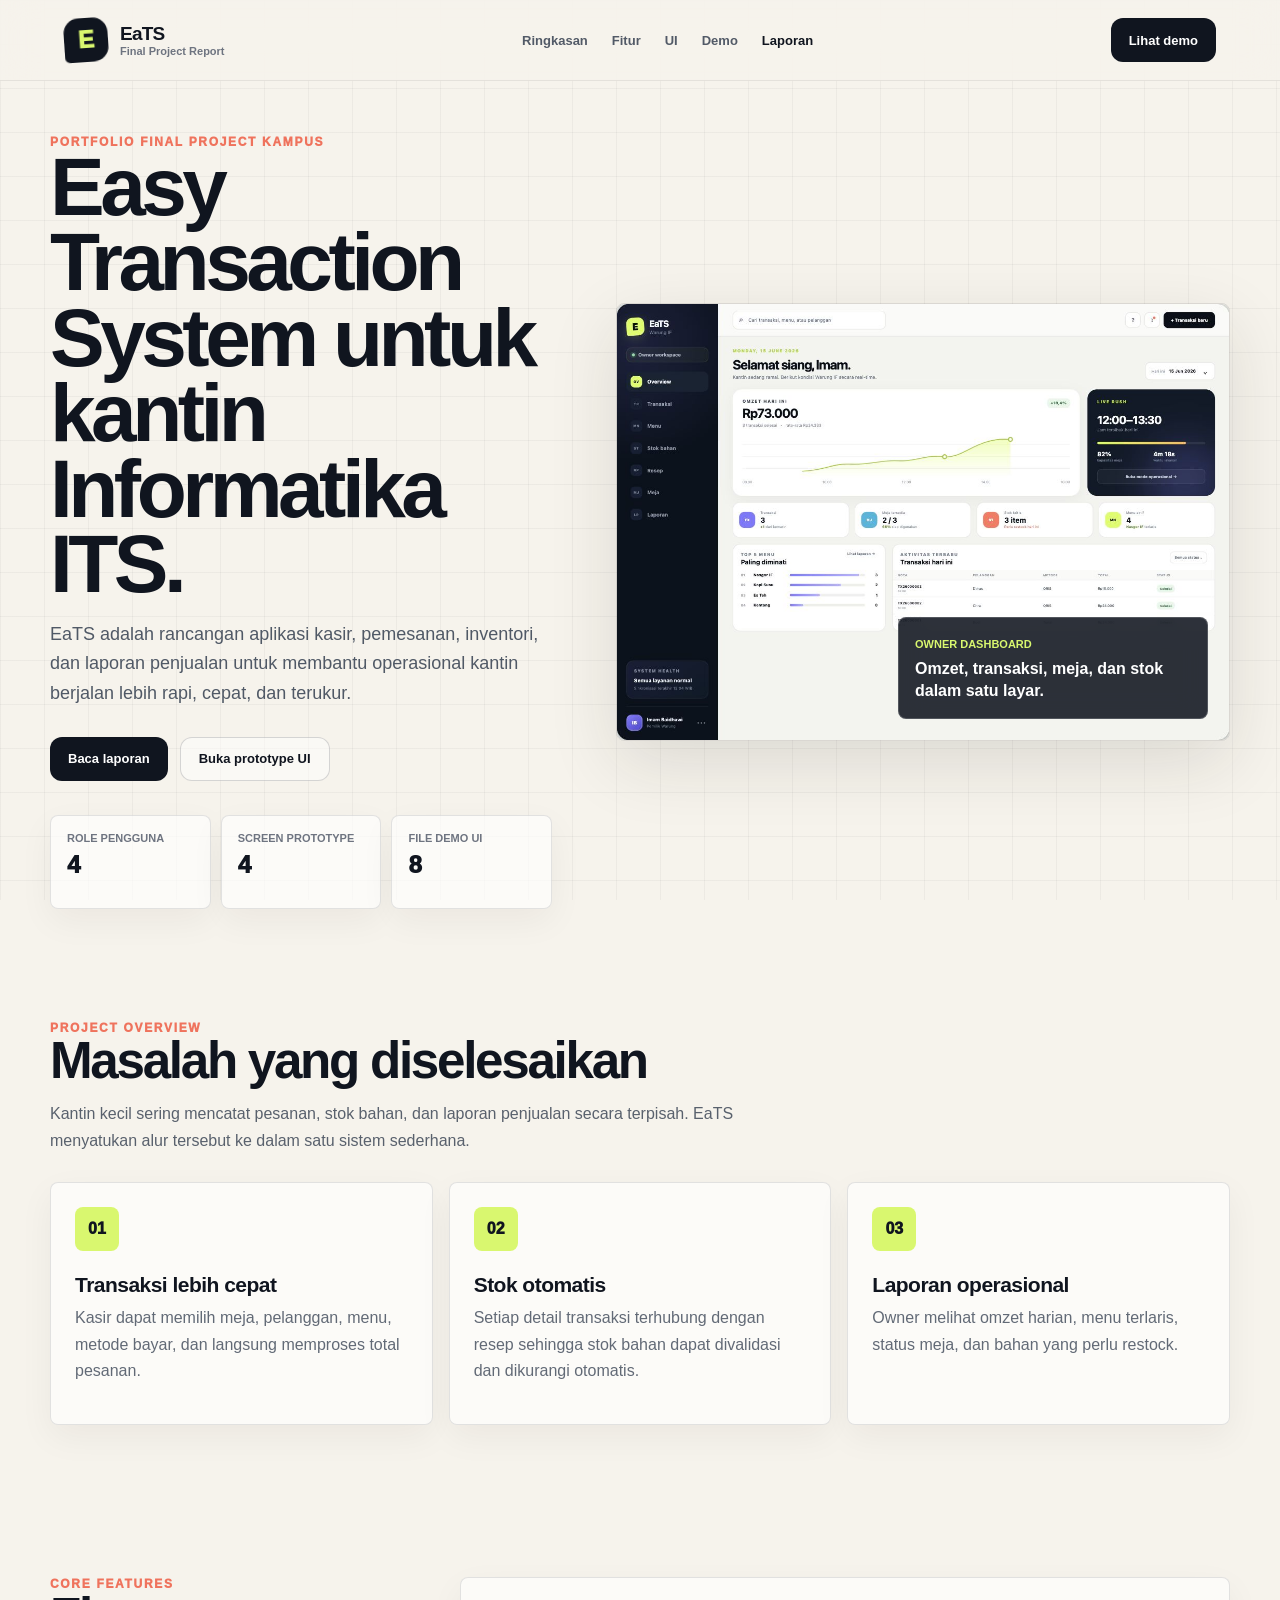
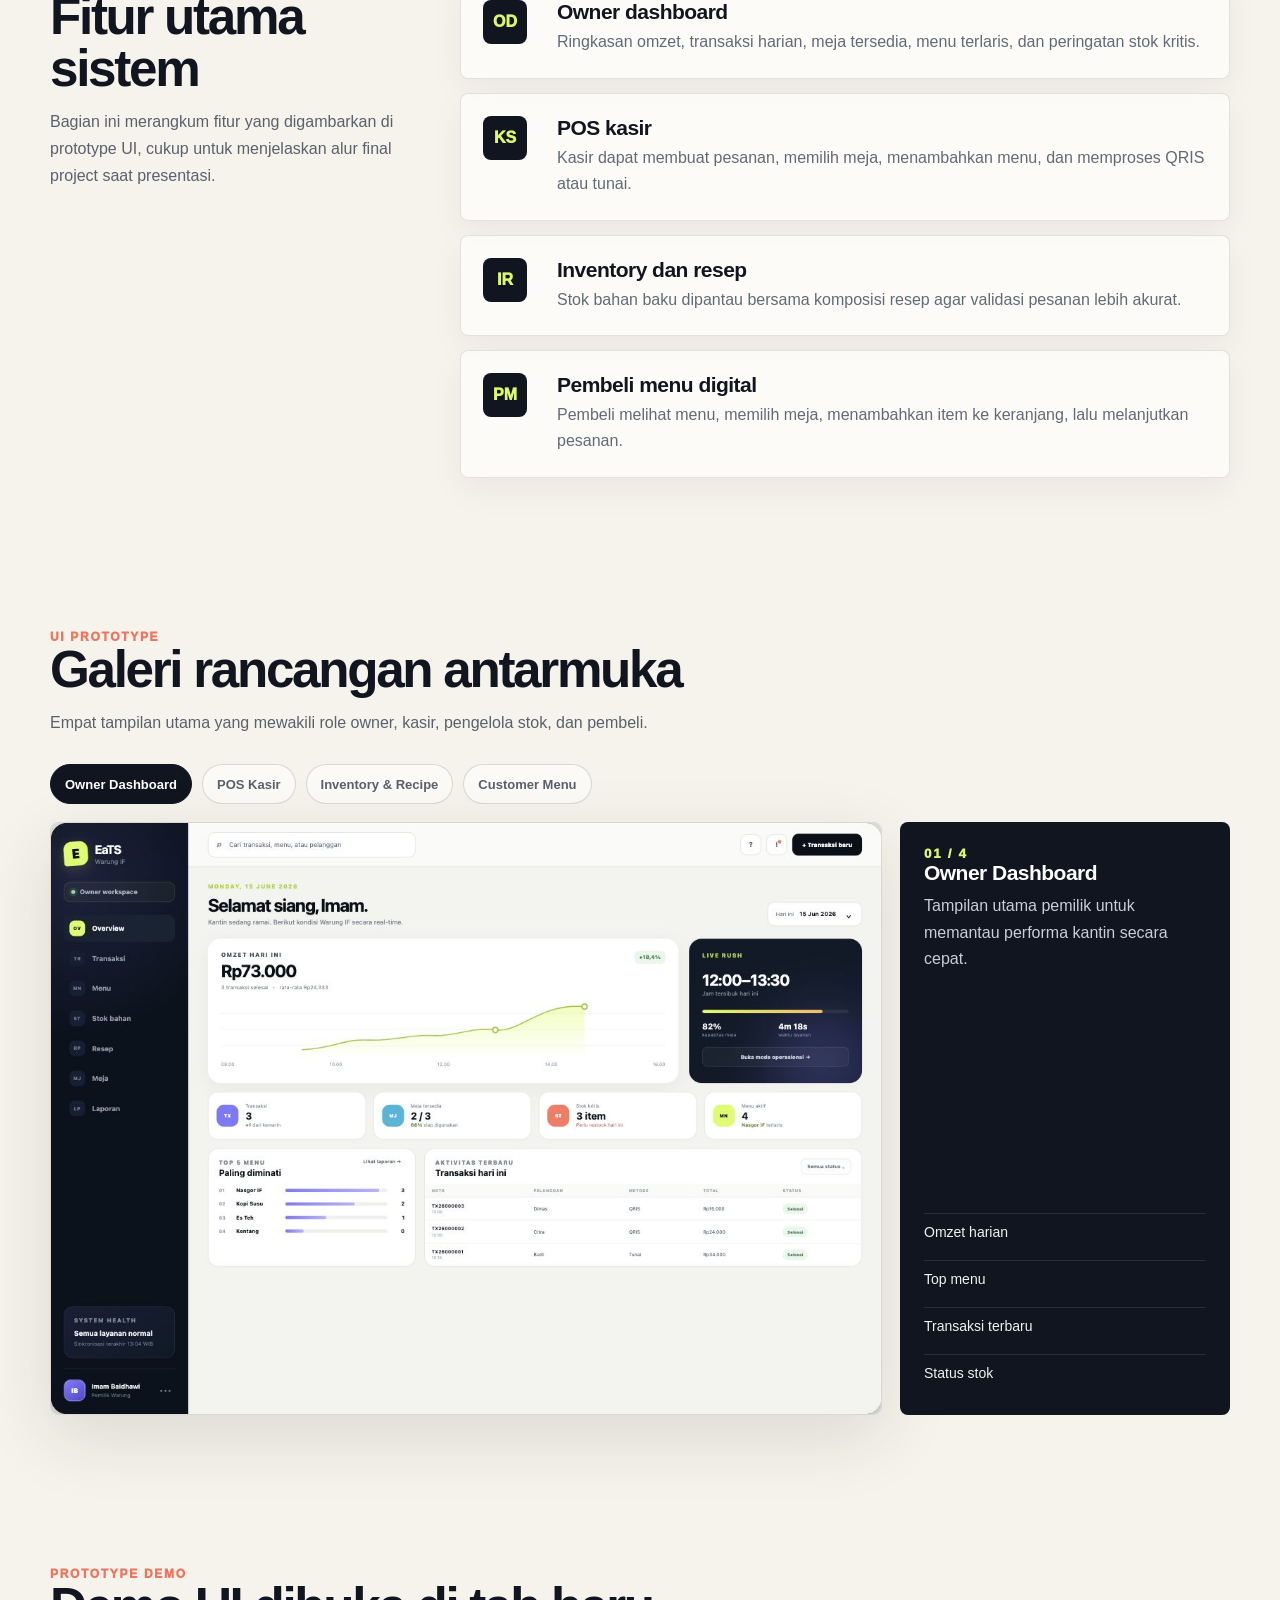
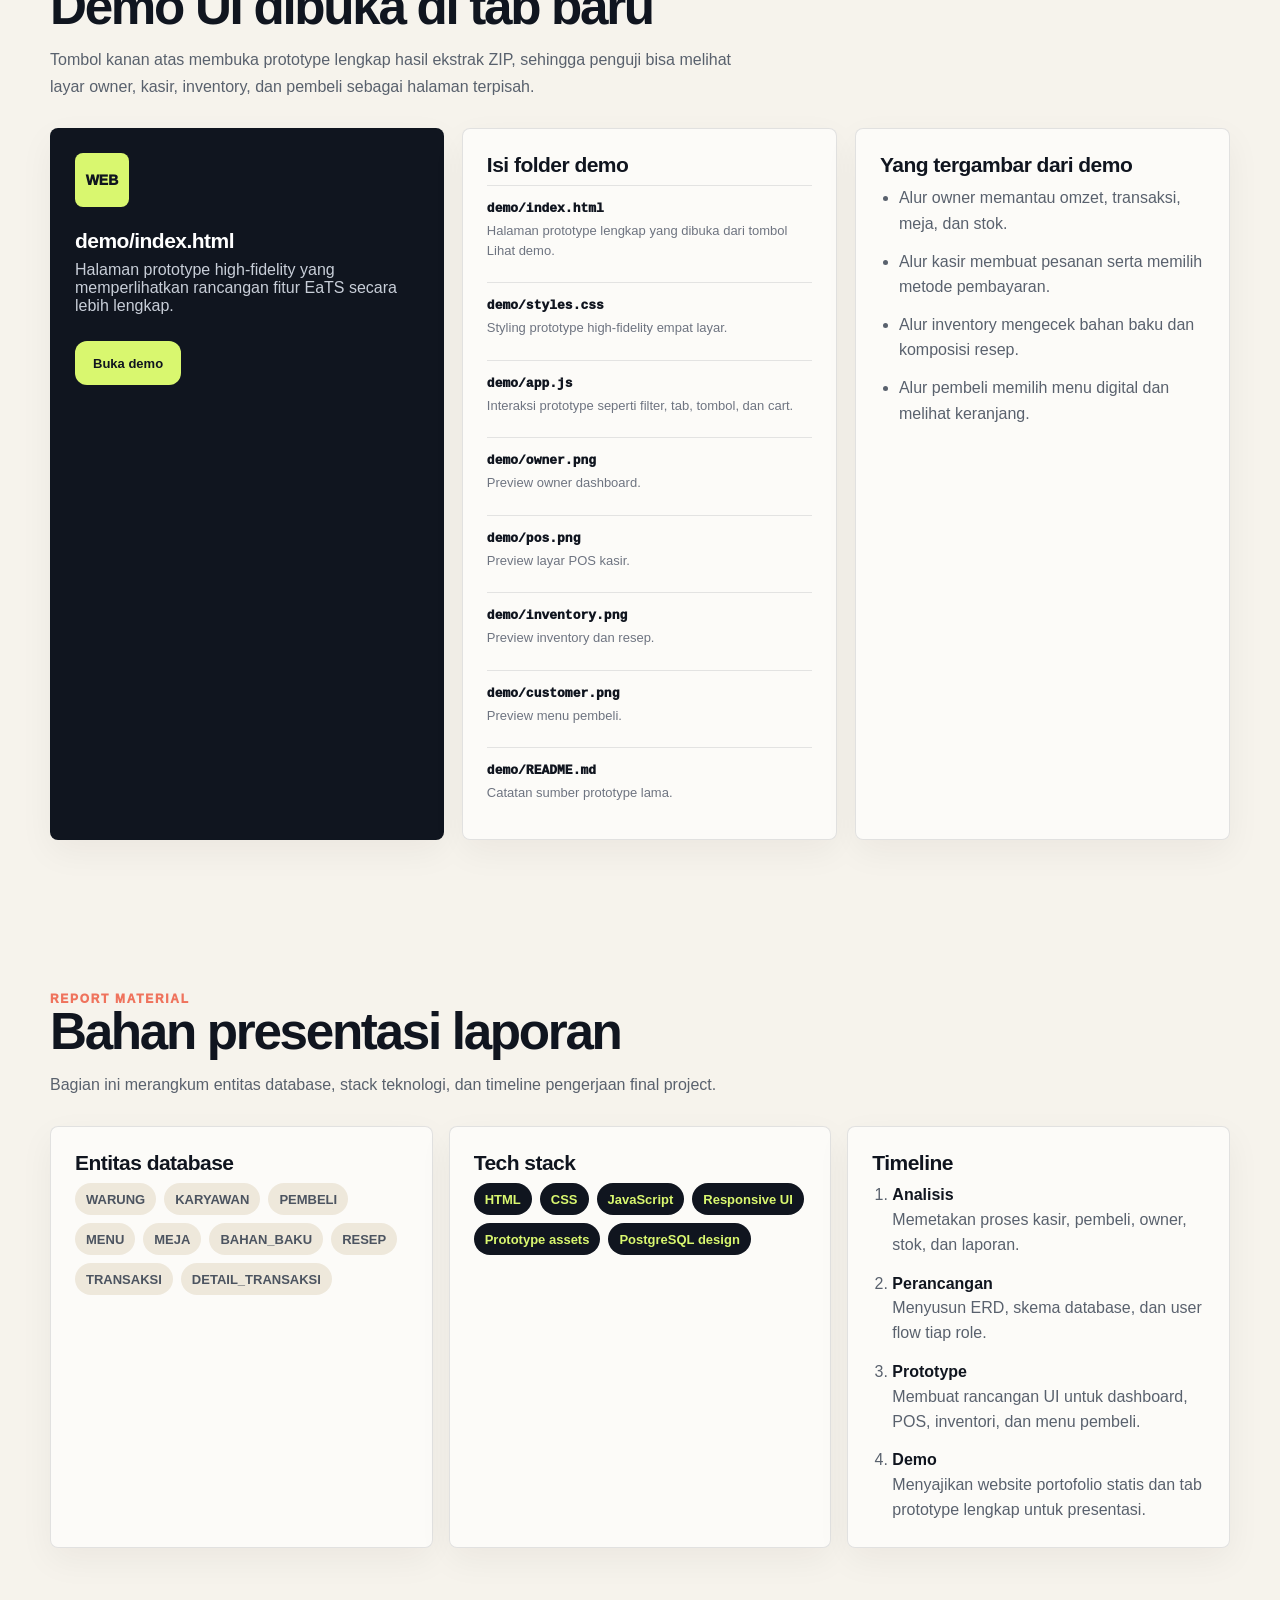
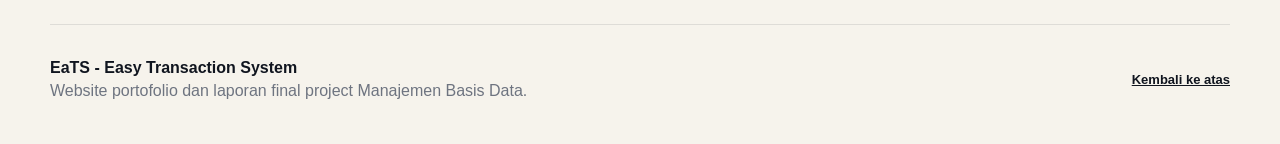
<file: index.html>
<!doctype html>
<html lang="id">
<head>
  <meta charset="utf-8">
  <meta name="viewport" content="width=device-width, initial-scale=1">
  <title>EaTS Final Project Portfolio</title>
  <meta name="description" content="Website portofolio dan laporan final project EaTS - Easy Transaction System.">
  <link rel="stylesheet" href="styles.css">
</head>
<body>
  <header class="site-header">
    <a class="brand" href="#home" aria-label="EaTS home">
      <span class="brand-mark">E</span>
      <span>
        <strong>EaTS</strong>
        <small>Final Project Report</small>
      </span>
    </a>
    <nav class="main-nav" aria-label="Navigasi utama">
      <a href="#overview">Ringkasan</a>
      <a href="#features">Fitur</a>
      <a href="#gallery">UI</a>
      <a href="#demo">Demo</a>
      <a href="#report">Laporan</a>
    </nav>
    <a class="nav-button" href="demo/index.html" target="_blank" rel="noopener">Lihat demo</a>
  </header>

  <main id="home">
    <section class="hero-section">
      <div class="hero-copy">
        <p class="eyebrow">Portfolio Final Project Kampus</p>
        <h1>Easy Transaction System untuk kantin Informatika ITS.</h1>
        <p class="hero-text">EaTS adalah rancangan aplikasi kasir, pemesanan, inventori, dan laporan penjualan untuk membantu operasional kantin berjalan lebih rapi, cepat, dan terukur.</p>
        <div class="hero-actions">
          <a class="primary-link" href="#overview">Baca laporan</a>
          <a class="secondary-link" href="demo/index.html" target="_blank" rel="noopener">Buka prototype UI</a>
        </div>
        <dl class="quick-facts" id="quick-facts" aria-label="Statistik proyek"></dl>
      </div>
      <figure class="hero-visual">
        <img src="owner.png" alt="Preview owner dashboard EaTS">
        <figcaption>
          <span>Owner Dashboard</span>
          <strong>Omzet, transaksi, meja, dan stok dalam satu layar.</strong>
        </figcaption>
      </figure>
    </section>

    <section class="section-band" id="overview">
      <div class="section-heading">
        <p class="eyebrow">Project Overview</p>
        <h2>Masalah yang diselesaikan</h2>
        <p>Kantin kecil sering mencatat pesanan, stok bahan, dan laporan penjualan secara terpisah. EaTS menyatukan alur tersebut ke dalam satu sistem sederhana.</p>
      </div>
      <div class="overview-grid">
        <article>
          <span>01</span>
          <h3>Transaksi lebih cepat</h3>
          <p>Kasir dapat memilih meja, pelanggan, menu, metode bayar, dan langsung memproses total pesanan.</p>
        </article>
        <article>
          <span>02</span>
          <h3>Stok otomatis</h3>
          <p>Setiap detail transaksi terhubung dengan resep sehingga stok bahan dapat divalidasi dan dikurangi otomatis.</p>
        </article>
        <article>
          <span>03</span>
          <h3>Laporan operasional</h3>
          <p>Owner melihat omzet harian, menu terlaris, status meja, dan bahan yang perlu restock.</p>
        </article>
      </div>
    </section>

    <section class="content-section two-column" id="features">
      <div class="section-heading sticky-heading">
        <p class="eyebrow">Core Features</p>
        <h2>Fitur utama sistem</h2>
        <p>Bagian ini merangkum fitur yang digambarkan di prototype UI, cukup untuk menjelaskan alur final project saat presentasi.</p>
      </div>
      <div class="feature-list" id="feature-list"></div>
    </section>

    <section class="section-band" id="gallery">
      <div class="section-heading">
        <p class="eyebrow">UI Prototype</p>
        <h2>Galeri rancangan antarmuka</h2>
        <p>Empat tampilan utama yang mewakili role owner, kasir, pengelola stok, dan pembeli.</p>
      </div>
      <div class="gallery-tabs" id="gallery-tabs" aria-label="Pilih tampilan UI"></div>
      <div class="gallery-view">
        <div>
          <img id="screen-image" src="owner.png" alt="Owner dashboard">
        </div>
        <aside class="screen-detail" id="screen-detail"></aside>
      </div>
    </section>

    <section class="content-section demo-section" id="demo">
      <div class="section-heading">
        <p class="eyebrow">Prototype Demo</p>
        <h2>Demo UI dibuka di tab baru</h2>
        <p>Tombol kanan atas membuka prototype lengkap hasil ekstrak ZIP, sehingga penguji bisa melihat layar owner, kasir, inventory, dan pembeli sebagai halaman terpisah.</p>
      </div>
      <div class="demo-grid">
        <article class="demo-card launch-card">
          <span class="launch-icon">WEB</span>
          <h3>demo/index.html</h3>
          <p>Halaman prototype high-fidelity yang memperlihatkan rancangan fitur EaTS secara lebih lengkap.</p>
          <a class="primary-link" href="demo/index.html" target="_blank" rel="noopener">Buka demo</a>
        </article>
        <article class="demo-card">
          <h3>Isi folder demo</h3>
          <div class="file-list" id="file-list"></div>
        </article>
        <article class="demo-card">
          <h3>Yang tergambar dari demo</h3>
          <ul class="coverage-list" id="coverage-list"></ul>
        </article>
      </div>
    </section>

    <section class="section-band" id="report">
      <div class="section-heading">
        <p class="eyebrow">Report Material</p>
        <h2>Bahan presentasi laporan</h2>
        <p>Bagian ini merangkum entitas database, stack teknologi, dan timeline pengerjaan final project.</p>
      </div>
      <div class="report-grid">
        <article class="report-card">
          <h3>Entitas database</h3>
          <div class="pill-list" id="entity-list"></div>
        </article>
        <article class="report-card">
          <h3>Tech stack</h3>
          <div class="stack-list" id="stack-list"></div>
        </article>
        <article class="report-card timeline-card">
          <h3>Timeline</h3>
          <ol id="timeline-list"></ol>
        </article>
      </div>
    </section>
  </main>

  <footer class="site-footer">
    <div>
      <strong>EaTS - Easy Transaction System</strong>
      <p>Website portofolio dan laporan final project Manajemen Basis Data.</p>
    </div>
    <a href="#home">Kembali ke atas</a>
  </footer>

  <script src="app.js"></script>
</body>
</html>
</file>
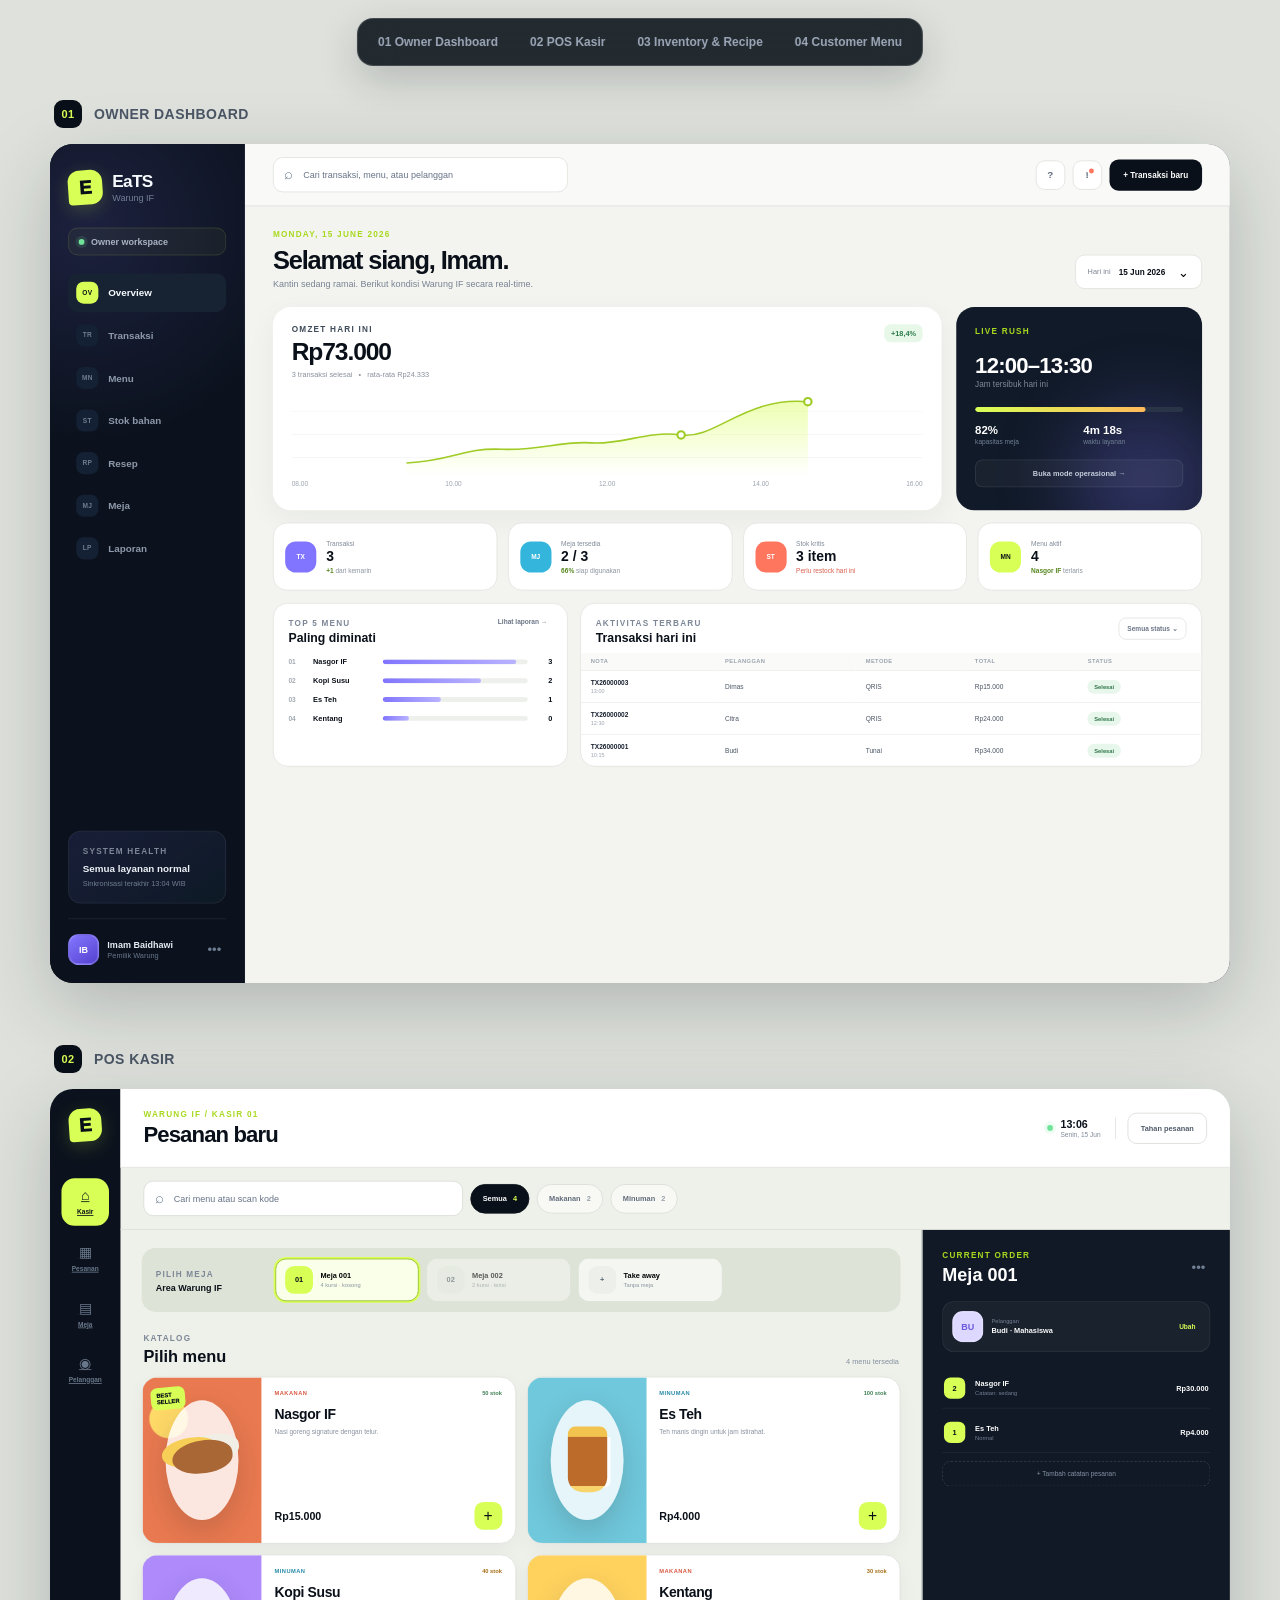
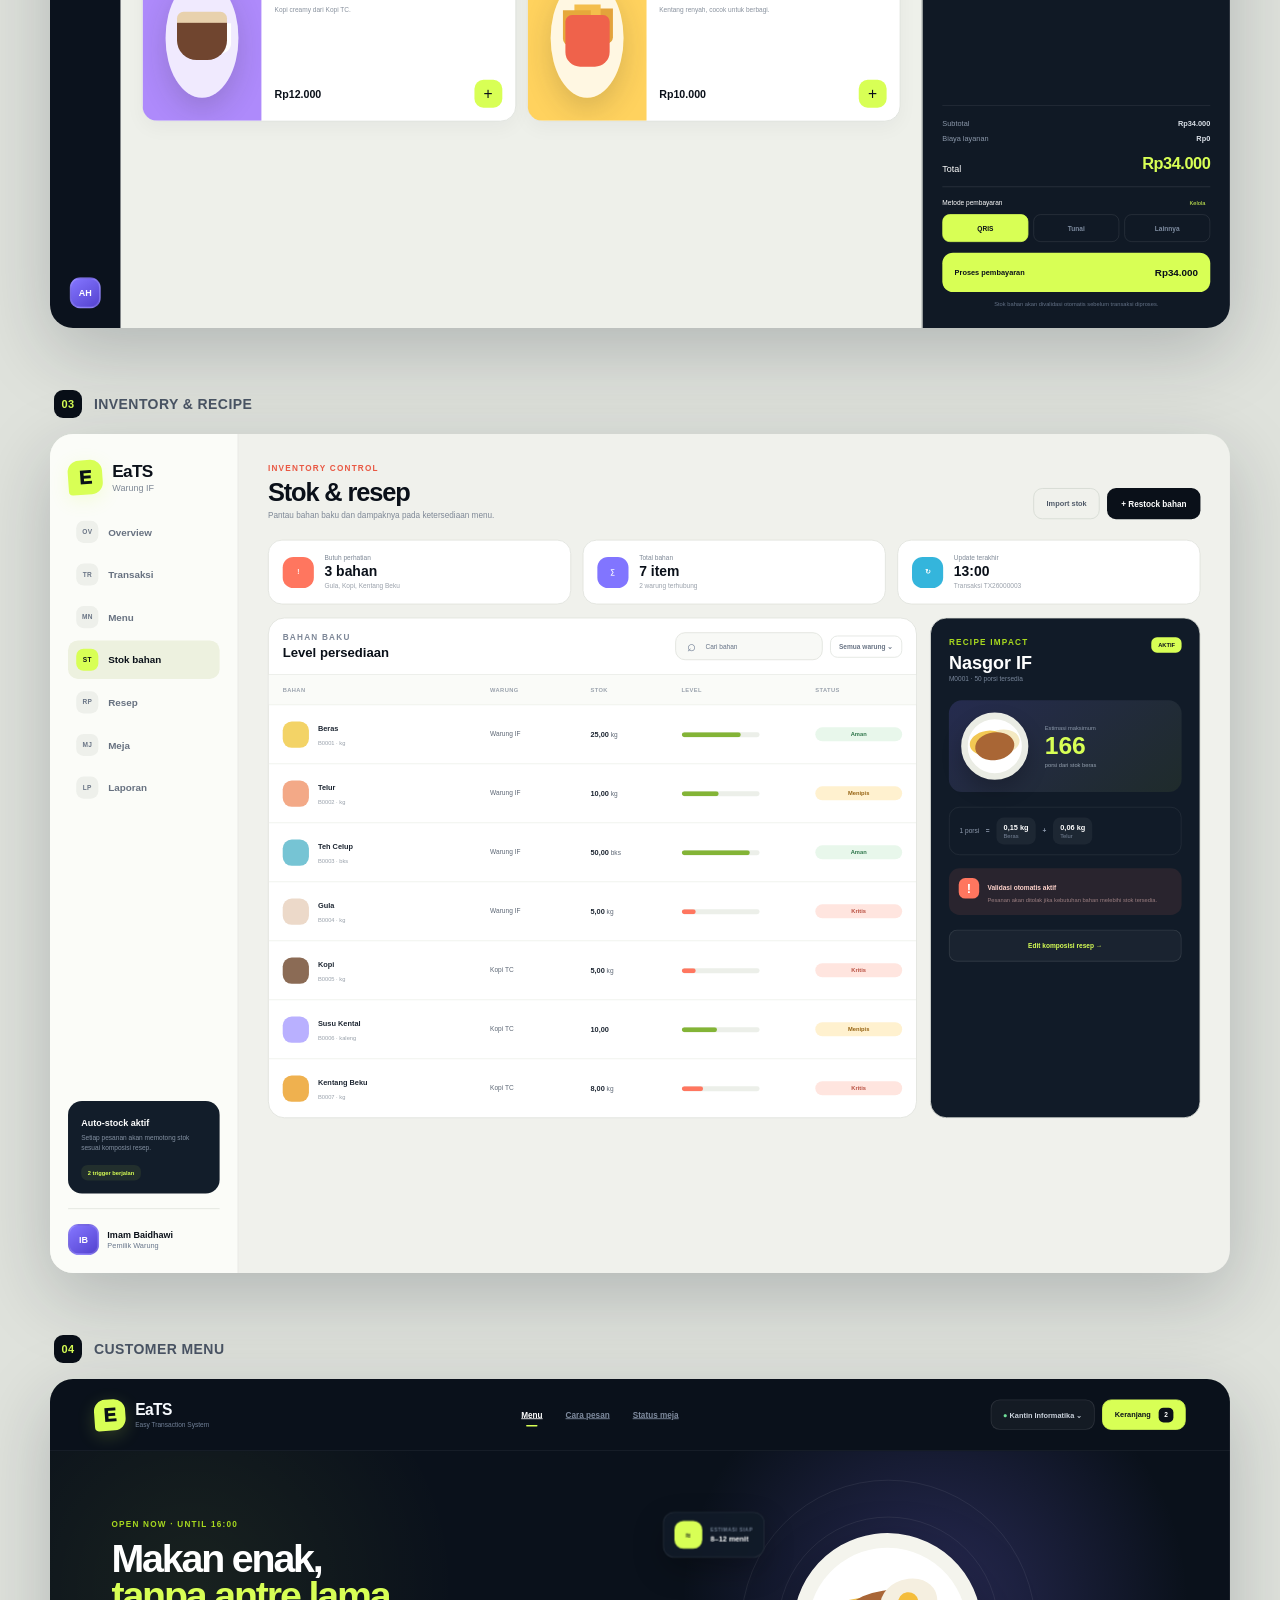
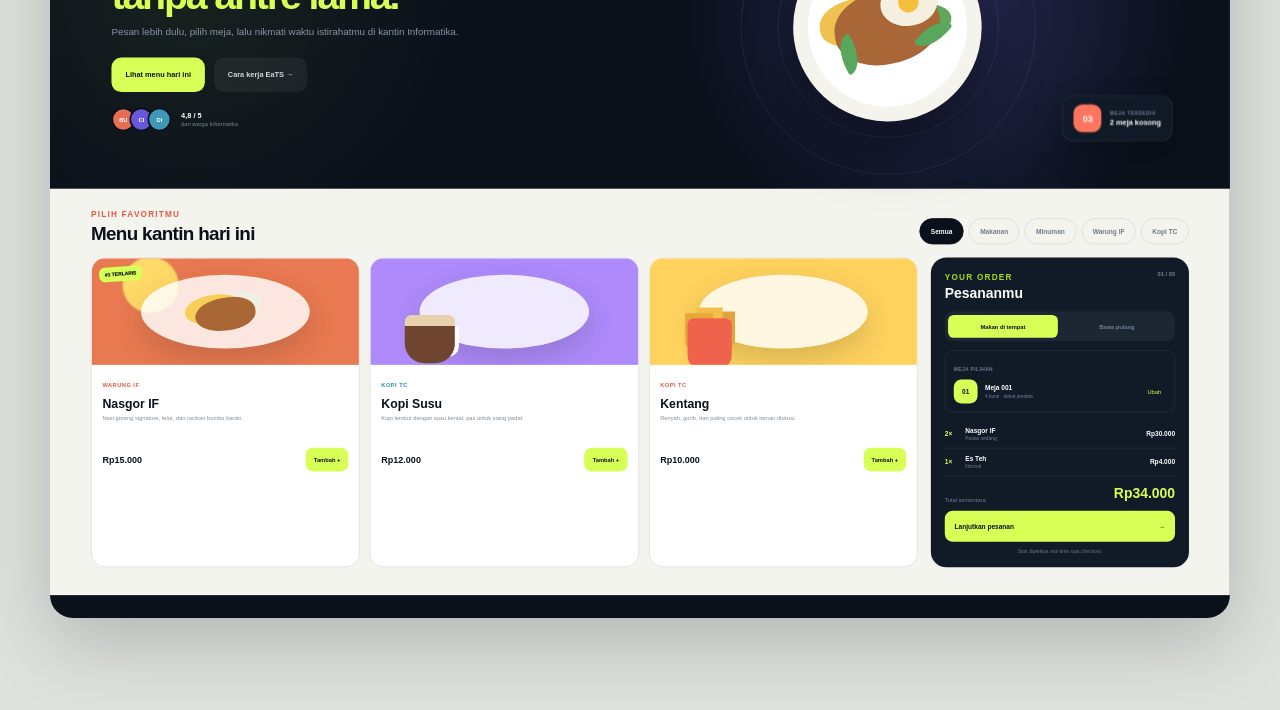
<file: demo/index.html>
<!doctype html>
<html lang="id">
<head>
  <meta charset="utf-8">
  <meta name="viewport" content="width=device-width, initial-scale=1">
  <title>EaTS - Easy Transaction System</title>
  <link rel="stylesheet" href="styles.css">
</head>
<body>
  <nav class="prototype-nav" aria-label="Prototype screens">
    <a href="#owner">01 Owner Dashboard</a>
    <a href="#pos">02 POS Kasir</a>
    <a href="#inventory">03 Inventory & Recipe</a>
    <a href="#customer">04 Customer Menu</a>
  </nav>

  <main class="canvas">
    <section class="canvas-item" id="owner">
      <div class="canvas-label"><span>01</span> Owner Dashboard</div>
      <div class="screen dashboard-screen">
        <aside class="sidebar">
          <div class="brand"><span class="brand-mark">E</span><div><strong>EaTS</strong><small>Warung IF</small></div></div>
          <div class="role-pill"><span class="live-dot"></span> Owner workspace</div>
          <nav class="side-nav">
            <a class="active" href="#owner"><span>OV</span>Overview</a>
            <a href="#pos"><span>TR</span>Transaksi</a>
            <a href="#customer"><span>MN</span>Menu</a>
            <a href="#inventory"><span>ST</span>Stok bahan</a>
            <a href="#inventory"><span>RP</span>Resep</a>
            <a href="#owner"><span>MJ</span>Meja</a>
            <a href="#owner"><span>LP</span>Laporan</a>
          </nav>
          <div class="sidebar-note">
            <span class="eyebrow">SYSTEM HEALTH</span>
            <strong>Semua layanan normal</strong>
            <p>Sinkronisasi terakhir 13:04 WIB</p>
          </div>
          <div class="profile-row"><span class="avatar">IB</span><div><strong>Imam Baidhawi</strong><small>Pemilik Warung</small></div><button>•••</button></div>
        </aside>

        <div class="workspace">
          <header class="topbar">
            <div class="search-box"><span>⌕</span><input aria-label="Cari data" placeholder="Cari transaksi, menu, atau pelanggan"></div>
            <div class="top-actions"><button class="icon-button">?</button><button class="icon-button notification">!</button><button class="primary-button">+ Transaksi baru</button></div>
          </header>

          <div class="content">
            <div class="page-heading">
              <div><span class="eyebrow lime">MONDAY, 15 JUNE 2026</span><h1>Selamat siang, Imam.</h1><p>Kantin sedang ramai. Berikut kondisi Warung IF secara real-time.</p></div>
              <div class="date-control"><span>Hari ini</span><strong>15 Jun 2026</strong><button>⌄</button></div>
            </div>

            <div class="hero-grid">
              <article class="revenue-card">
                <div class="card-top"><div><span class="eyebrow dark">OMZET HARI INI</span><h2>Rp73.000</h2></div><span class="trend positive">+18,4%</span></div>
                <p>3 transaksi selesai <span>•</span> rata-rata Rp24.333</p>
                <div class="chart" aria-label="Grafik omzet per jam">
                  <div class="chart-grid"></div>
                  <svg viewBox="0 0 760 180" role="img" aria-label="Revenue line chart">
                    <defs><linearGradient id="area" x1="0" y1="0" x2="0" y2="1"><stop offset="0" stop-color="#d8ff55" stop-opacity=".45"/><stop offset="1" stop-color="#d8ff55" stop-opacity="0"/></linearGradient></defs>
                    <path class="area" d="M0,154 C90,150 105,125 180,128 S290,112 350,116 S455,92 520,101 S640,28 760,38 L760,180 L0,180 Z"/>
                    <path class="line" d="M0,154 C90,150 105,125 180,128 S290,112 350,116 S455,92 520,101 S640,28 760,38"/>
                    <circle cx="520" cy="101" r="7"/><circle cx="760" cy="38" r="7"/>
                  </svg>
                  <div class="chart-labels"><span>08.00</span><span>10.00</span><span>12.00</span><span>14.00</span><span>16.00</span></div>
                </div>
              </article>

              <article class="rush-card">
                <div class="rush-glow"></div>
                <span class="eyebrow lime">LIVE RUSH</span>
                <h2>12:00–13:30</h2>
                <p>Jam tersibuk hari ini</p>
                <div class="rush-meter"><span style="width:82%"></span></div>
                <div class="rush-stats"><div><strong>82%</strong><small>kapasitas meja</small></div><div><strong>4m 18s</strong><small>waktu layanan</small></div></div>
                <button class="ghost-button">Buka mode operasional →</button>
              </article>
            </div>

            <div class="metric-grid">
              <article class="metric-card"><span class="metric-icon violet">TX</span><div><small>Transaksi</small><strong>3</strong><p><b>+1</b> dari kemarin</p></div></article>
              <article class="metric-card"><span class="metric-icon cyan">MJ</span><div><small>Meja tersedia</small><strong>2 / 3</strong><p><b>66%</b> siap digunakan</p></div></article>
              <article class="metric-card"><span class="metric-icon coral">ST</span><div><small>Stok kritis</small><strong>3 item</strong><p class="danger-text">Perlu restock hari ini</p></div></article>
              <article class="metric-card"><span class="metric-icon lime-bg">MN</span><div><small>Menu aktif</small><strong>4</strong><p><b>Nasgor IF</b> terlaris</p></div></article>
            </div>

            <div class="lower-grid">
              <article class="panel popular-panel">
                <div class="panel-title"><div><span class="eyebrow">TOP 5 MENU</span><h3>Paling diminati</h3></div><button class="text-button">Lihat laporan →</button></div>
                <div class="bar-list">
                  <div><span>01</span><b>Nasgor IF</b><i><em style="width:92%"></em></i><strong>3</strong></div>
                  <div><span>02</span><b>Kopi Susu</b><i><em style="width:68%"></em></i><strong>2</strong></div>
                  <div><span>03</span><b>Es Teh</b><i><em style="width:40%"></em></i><strong>1</strong></div>
                  <div><span>04</span><b>Kentang</b><i><em style="width:18%"></em></i><strong>0</strong></div>
                </div>
              </article>

              <article class="panel transaction-panel">
                <div class="panel-title"><div><span class="eyebrow">AKTIVITAS TERBARU</span><h3>Transaksi hari ini</h3></div><button class="filter-button">Semua status ⌄</button></div>
                <table>
                  <thead><tr><th>NOTA</th><th>PELANGGAN</th><th>METODE</th><th>TOTAL</th><th>STATUS</th></tr></thead>
                  <tbody>
                    <tr><td><strong>TX26000003</strong><small>13:00</small></td><td>Dimas</td><td>QRIS</td><td>Rp15.000</td><td><span class="status success">Selesai</span></td></tr>
                    <tr><td><strong>TX26000002</strong><small>12:30</small></td><td>Citra</td><td>QRIS</td><td>Rp24.000</td><td><span class="status success">Selesai</span></td></tr>
                    <tr><td><strong>TX26000001</strong><small>10:15</small></td><td>Budi</td><td>Tunai</td><td>Rp34.000</td><td><span class="status success">Selesai</span></td></tr>
                  </tbody>
                </table>
              </article>
            </div>
          </div>
        </div>
      </div>
    </section>

    <section class="canvas-item" id="pos">
      <div class="canvas-label"><span>02</span> POS Kasir</div>
      <div class="screen pos-screen">
        <aside class="mini-sidebar">
          <div class="brand compact"><span class="brand-mark">E</span></div>
          <nav><a class="active" href="#pos">⌂<small>Kasir</small></a><a href="#owner">▦<small>Pesanan</small></a><a href="#owner">▤<small>Meja</small></a><a href="#customer">◉<small>Pelanggan</small></a></nav>
          <span class="avatar">AH</span>
        </aside>
        <div class="pos-main">
          <header class="pos-header">
            <div><span class="eyebrow lime">WARUNG IF / KASIR 01</span><h1>Pesanan baru</h1></div>
            <div class="pos-head-actions"><div class="clock"><span class="live-dot"></span><strong>13:06</strong><small>Senin, 15 Jun</small></div><button class="outline-button">Tahan pesanan</button></div>
          </header>
          <div class="pos-search-row">
            <div class="search-box light"><span>⌕</span><input placeholder="Cari menu atau scan kode"></div>
            <button class="category-chip active" data-filter="semua">Semua <b>4</b></button><button class="category-chip" data-filter="makanan">Makanan <b>2</b></button><button class="category-chip" data-filter="minuman">Minuman <b>2</b></button>
          </div>
          <div class="pos-body">
            <div class="menu-area">
              <div class="table-strip">
                <div><span class="eyebrow">PILIH MEJA</span><strong>Area Warung IF</strong></div>
                <button class="table-chip available"><i>01</i><span><b>Meja 001</b><small>4 kursi · kosong</small></span></button>
                <button class="table-chip occupied"><i>02</i><span><b>Meja 002</b><small>2 kursi · terisi</small></span></button>
                <button class="table-chip"><i>+</i><span><b>Take away</b><small>Tanpa meja</small></span></button>
              </div>
              <div class="menu-section-title"><div><span class="eyebrow">KATALOG</span><h2>Pilih menu</h2></div><span>4 menu tersedia</span></div>
              <div class="food-grid">
                <article class="food-card" data-name="Nasgor IF" data-price="15000" data-category="makanan"><div class="food-art nasgor"><span>BEST<br>SELLER</span></div><div class="food-copy"><div><span class="food-tag">MAKANAN</span><span class="stock good">50 stok</span></div><h3>Nasgor IF</h3><p>Nasi goreng signature dengan telur.</p><footer><strong>Rp15.000</strong><button class="add-item" aria-label="Tambah Nasgor IF">+</button></footer></div></article>
                <article class="food-card" data-name="Es Teh" data-price="4000" data-category="minuman"><div class="food-art tea"></div><div class="food-copy"><div><span class="food-tag blue">MINUMAN</span><span class="stock good">100 stok</span></div><h3>Es Teh</h3><p>Teh manis dingin untuk jam istirahat.</p><footer><strong>Rp4.000</strong><button class="add-item" aria-label="Tambah Es Teh">+</button></footer></div></article>
                <article class="food-card" data-name="Kopi Susu" data-price="12000" data-category="minuman"><div class="food-art coffee"></div><div class="food-copy"><div><span class="food-tag blue">MINUMAN</span><span class="stock warn">40 stok</span></div><h3>Kopi Susu</h3><p>Kopi creamy dari Kopi TC.</p><footer><strong>Rp12.000</strong><button class="add-item" aria-label="Tambah Kopi Susu">+</button></footer></div></article>
                <article class="food-card" data-name="Kentang" data-price="10000" data-category="makanan"><div class="food-art fries"></div><div class="food-copy"><div><span class="food-tag">MAKANAN</span><span class="stock warn">30 stok</span></div><h3>Kentang</h3><p>Kentang renyah, cocok untuk berbagi.</p><footer><strong>Rp10.000</strong><button class="add-item" aria-label="Tambah Kentang">+</button></footer></div></article>
              </div>
            </div>
            <aside class="checkout-panel">
              <div class="checkout-head"><div><span class="eyebrow lime">CURRENT ORDER</span><h2>Meja 001</h2></div><button>•••</button></div>
              <div class="customer-field"><span class="avatar soft">BU</span><div><small>Pelanggan</small><strong>Budi · Mahasiswa</strong></div><button>Ubah</button></div>
              <div class="order-list" id="order-list">
                <div class="order-item"><span class="qty">2</span><div><strong>Nasgor IF</strong><small>Catatan: sedang</small></div><b>Rp30.000</b></div>
                <div class="order-item"><span class="qty">1</span><div><strong>Es Teh</strong><small>Normal</small></div><b>Rp4.000</b></div>
              </div>
              <button class="add-note">+ Tambah catatan pesanan</button>
              <div class="bill"><div><span>Subtotal</span><strong id="subtotal">Rp34.000</strong></div><div><span>Biaya layanan</span><strong>Rp0</strong></div><div class="total"><span>Total</span><strong id="total">Rp34.000</strong></div></div>
              <div class="payment-label"><span>Metode pembayaran</span><button>Kelola</button></div>
              <div class="payment-options"><button class="selected">QRIS</button><button>Tunai</button><button>Lainnya</button></div>
              <button class="pay-button"><span>Proses pembayaran</span><strong id="pay-total">Rp34.000</strong></button>
              <p class="secure-note">Stok bahan akan divalidasi otomatis sebelum transaksi diproses.</p>
            </aside>
          </div>
        </div>
      </div>
    </section>

    <section class="canvas-item" id="inventory">
      <div class="canvas-label"><span>03</span> Inventory &amp; Recipe</div>
      <div class="screen inventory-screen">
        <aside class="sidebar light-sidebar">
          <div class="brand dark-brand"><span class="brand-mark">E</span><div><strong>EaTS</strong><small>Warung IF</small></div></div>
          <nav class="side-nav dark-nav">
            <a href="#owner"><span>OV</span>Overview</a><a href="#pos"><span>TR</span>Transaksi</a><a href="#customer"><span>MN</span>Menu</a><a class="active" href="#inventory"><span>ST</span>Stok bahan</a><a href="#inventory"><span>RP</span>Resep</a><a href="#owner"><span>MJ</span>Meja</a><a href="#owner"><span>LP</span>Laporan</a>
          </nav>
          <div class="inventory-tip"><strong>Auto-stock aktif</strong><p>Setiap pesanan akan memotong stok sesuai komposisi resep.</p><span>2 trigger berjalan</span></div>
          <div class="profile-row dark-profile"><span class="avatar">IB</span><div><strong>Imam Baidhawi</strong><small>Pemilik Warung</small></div></div>
        </aside>
        <div class="inventory-main">
          <header class="inventory-header"><div><span class="eyebrow coral-text">INVENTORY CONTROL</span><h1>Stok &amp; resep</h1><p>Pantau bahan baku dan dampaknya pada ketersediaan menu.</p></div><div><button class="outline-button dark-outline">Import stok</button><button class="dark-button">+ Restock bahan</button></div></header>
          <div class="inventory-metrics">
            <article><span class="metric-icon coral">!</span><div><small>Butuh perhatian</small><strong>3 bahan</strong><p>Gula, Kopi, Kentang Beku</p></div></article>
            <article><span class="metric-icon violet">∑</span><div><small>Total bahan</small><strong>7 item</strong><p>2 warung terhubung</p></div></article>
            <article><span class="metric-icon cyan">↻</span><div><small>Update terakhir</small><strong>13:00</strong><p>Transaksi TX26000003</p></div></article>
          </div>
          <div class="inventory-layout">
            <section class="inventory-table-panel">
              <div class="inventory-toolbar"><div><span class="eyebrow">BAHAN BAKU</span><h2>Level persediaan</h2></div><div class="search-box tiny"><span>⌕</span><input placeholder="Cari bahan"></div><button class="filter-button">Semua warung ⌄</button></div>
              <div class="inventory-table">
                <div class="inventory-row header"><span>BAHAN</span><span>WARUNG</span><span>STOK</span><span>LEVEL</span><span>STATUS</span></div>
                <div class="inventory-row"><span><i class="ingredient rice"></i><b>Beras</b><small>B0001 · kg</small></span><span>Warung IF</span><span><b>25,00</b> kg</span><span><em><u style="width:76%"></u></em></span><span class="status success">Aman</span></div>
                <div class="inventory-row"><span><i class="ingredient egg"></i><b>Telur</b><small>B0002 · kg</small></span><span>Warung IF</span><span><b>10,00</b> kg</span><span><em><u style="width:48%"></u></em></span><span class="status warning">Menipis</span></div>
                <div class="inventory-row"><span><i class="ingredient tea-icon"></i><b>Teh Celup</b><small>B0003 · bks</small></span><span>Warung IF</span><span><b>50,00</b> bks</span><span><em><u style="width:88%"></u></em></span><span class="status success">Aman</span></div>
                <div class="inventory-row"><span><i class="ingredient sugar"></i><b>Gula</b><small>B0004 · kg</small></span><span>Warung IF</span><span><b>5,00</b> kg</span><span><em class="critical"><u style="width:18%"></u></em></span><span class="status danger">Kritis</span></div>
                <div class="inventory-row"><span><i class="ingredient coffee-icon"></i><b>Kopi</b><small>B0005 · kg</small></span><span>Kopi TC</span><span><b>5,00</b> kg</span><span><em class="critical"><u style="width:18%"></u></em></span><span class="status danger">Kritis</span></div>
                <div class="inventory-row"><span><i class="ingredient milk"></i><b>Susu Kental</b><small>B0006 · kaleng</small></span><span>Kopi TC</span><span><b>10,00</b></span><span><em><u style="width:46%"></u></em></span><span class="status warning">Menipis</span></div>
                <div class="inventory-row"><span><i class="ingredient potato"></i><b>Kentang Beku</b><small>B0007 · kg</small></span><span>Kopi TC</span><span><b>8,00</b> kg</span><span><em class="critical"><u style="width:28%"></u></em></span><span class="status danger">Kritis</span></div>
              </div>
            </section>
            <aside class="recipe-panel">
              <div class="recipe-head"><div><span class="eyebrow lime">RECIPE IMPACT</span><h2>Nasgor IF</h2><p>M0001 · 50 porsi tersedia</p></div><span class="recipe-badge">AKTIF</span></div>
              <div class="recipe-visual"><div class="plate"><span></span></div><div class="recipe-yield"><small>Estimasi maksimum</small><strong>166</strong><span>porsi dari stok beras</span></div></div>
              <div class="formula"><span>1 porsi</span><b>=</b><div><strong>0,15 kg</strong><small>Beras</small></div><b>+</b><div><strong>0,06 kg</strong><small>Telur</small></div></div>
              <div class="recipe-alert"><span>!</span><div><strong>Validasi otomatis aktif</strong><p>Pesanan akan ditolak jika kebutuhan bahan melebihi stok tersedia.</p></div></div>
              <button class="recipe-button">Edit komposisi resep →</button>
            </aside>
          </div>
        </div>
      </div>
    </section>

    <section class="canvas-item" id="customer">
      <div class="canvas-label"><span>04</span> Customer Menu</div>
      <div class="screen customer-screen">
        <header class="customer-nav">
          <div class="brand customer-brand"><span class="brand-mark">E</span><div><strong>EaTS</strong><small>Easy Transaction System</small></div></div>
          <nav><a class="active" href="#customer-menu">Menu</a><a href="#customer-hero">Cara pesan</a><a href="#customer-cart">Status meja</a></nav>
          <div><button class="location-button"><span>●</span> Kantin Informatika ⌄</button><button class="cart-button">Keranjang <b id="cart-count">2</b></button></div>
        </header>
        <div class="customer-body">
          <section class="customer-hero" id="customer-hero">
            <div class="hero-copy"><span class="eyebrow lime">OPEN NOW · UNTIL 16:00</span><h1>Makan enak,<br><em>tanpa antre lama.</em></h1><p>Pesan lebih dulu, pilih meja, lalu nikmati waktu istirahatmu di kantin Informatika.</p><div class="hero-actions"><button class="lime-button">Lihat menu hari ini</button><button class="plain-button">Cara kerja EaTS →</button></div><div class="social-proof"><span class="avatar-stack"><i>BU</i><i>CI</i><i>DI</i></span><div><strong>4,8 / 5</strong><small>dari warga Informatika</small></div></div></div>
            <div class="hero-art">
              <div class="orbit orbit-one"></div><div class="orbit orbit-two"></div>
              <div class="hero-plate"><span class="rice-shape"></span><span class="egg-shape"></span><span class="leaf one"></span><span class="leaf two"></span></div>
              <div class="floating-card wait"><span>≈</span><div><small>ESTIMASI SIAP</small><strong>8–12 menit</strong></div></div>
              <div class="floating-card tables"><span>03</span><div><small>MEJA TERSEDIA</small><strong>2 meja kosong</strong></div></div>
            </div>
          </section>
          <section class="menu-discovery" id="customer-menu">
            <div class="discovery-head"><div><span class="eyebrow coral-text">PILIH FAVORITMU</span><h2>Menu kantin hari ini</h2></div><div class="category-tabs"><button class="active" data-filter="semua">Semua</button><button data-filter="makanan">Makanan</button><button data-filter="minuman">Minuman</button><button data-filter="warung-if">Warung IF</button><button data-filter="kopi-tc">Kopi TC</button></div></div>
            <div class="customer-menu-layout">
              <div class="customer-cards">
                <article class="customer-food-card" data-category="makanan" data-vendor="warung-if"><div class="customer-food-art nasgor"><span class="popular-sticker">#1 TERLARIS</span></div><div><span class="food-tag">WARUNG IF</span><h3>Nasgor IF</h3><p>Nasi goreng signature, telur, dan racikan bumbu kantin.</p><footer><strong>Rp15.000</strong><button class="customer-add" data-name="Nasgor IF" data-price="15000">Tambah +</button></footer></div></article>
                <article class="customer-food-card" data-category="minuman" data-vendor="kopi-tc"><div class="customer-food-art coffee"></div><div><span class="food-tag blue">KOPI TC</span><h3>Kopi Susu</h3><p>Kopi lembut dengan susu kental, pas untuk siang padat.</p><footer><strong>Rp12.000</strong><button class="customer-add" data-name="Kopi Susu" data-price="12000">Tambah +</button></footer></div></article>
                <article class="customer-food-card" data-category="makanan" data-vendor="kopi-tc"><div class="customer-food-art fries"></div><div><span class="food-tag">KOPI TC</span><h3>Kentang</h3><p>Renyah, gurih, dan paling cocok untuk teman diskusi.</p><footer><strong>Rp10.000</strong><button class="customer-add" data-name="Kentang" data-price="10000">Tambah +</button></footer></div></article>
              </div>
              <aside class="customer-cart" id="customer-cart">
                <div class="cart-head"><div><span class="eyebrow lime">YOUR ORDER</span><h2>Pesananmu</h2></div><span class="cart-step">01 / 03</span></div>
                <div class="pickup-toggle"><button class="active">Makan di tempat</button><button>Bawa pulang</button></div>
                <div class="cart-table"><span>MEJA PILIHAN</span><div><i>01</i><p><strong>Meja 001</strong><small>4 kursi · dekat jendela</small></p><button>Ubah</button></div></div>
                <div class="cart-items" id="customer-cart-items"><div><span>2×</span><p><strong>Nasgor IF</strong><small>Pedas sedang</small></p><b>Rp30.000</b></div><div><span>1×</span><p><strong>Es Teh</strong><small>Normal</small></p><b>Rp4.000</b></div></div>
                <div class="cart-total"><span>Total sementara</span><strong id="customer-total">Rp34.000</strong></div>
                <button class="checkout-button">Lanjutkan pesanan <span>→</span></button>
                <p>Stok diperiksa real-time saat checkout.</p>
              </aside>
            </div>
          </section>
        </div>
      </div>
    </section>
  </main>

  <script src="app.js"></script>
</body>
</html>
</file>
<file: styles.css>
:root {
  --ink: #10151f;
  --ink-soft: #293241;
  --paper: #f6f3ec;
  --paper-strong: #fffaf0;
  --line: #ded8cc;
  --muted: #6e7480;
  --mint: #3aa981;
  --lime: #d9f76f;
  --coral: #ef735d;
  --violet: #7267e8;
  --blue: #2f8dbb;
  --white: #ffffff;
  --shadow: 0 22px 70px rgba(32, 29, 23, .12);
}

* {
  box-sizing: border-box;
}

html {
  scroll-behavior: smooth;
}

body {
  margin: 0;
  background: var(--paper);
  color: var(--ink);
  font-family: Inter, ui-sans-serif, -apple-system, BlinkMacSystemFont, "Segoe UI", sans-serif;
}

body::before {
  position: fixed;
  inset: 0;
  z-index: -1;
  pointer-events: none;
  background:
    linear-gradient(90deg, rgba(16, 21, 31, .04) 1px, transparent 1px),
    linear-gradient(rgba(16, 21, 31, .04) 1px, transparent 1px);
  background-size: 44px 44px;
  content: "";
}

button,
input,
textarea {
  font: inherit;
}

button,
a {
  -webkit-tap-highlight-color: transparent;
}

a {
  color: inherit;
}

img {
  display: block;
  max-width: 100%;
}

button {
  cursor: pointer;
}

button:focus-visible,
a:focus-visible,
input:focus-visible,
textarea:focus-visible {
  outline: 3px solid rgba(114, 103, 232, .38);
  outline-offset: 3px;
}

.site-header {
  position: sticky;
  top: 0;
  z-index: 50;
  display: flex;
  align-items: center;
  justify-content: space-between;
  gap: 22px;
  padding: 18px clamp(20px, 5vw, 70px);
  border-bottom: 1px solid rgba(16, 21, 31, .08);
  background: rgba(246, 243, 236, .86);
  backdrop-filter: blur(18px);
}

.brand {
  display: inline-flex;
  align-items: center;
  gap: 12px;
  text-decoration: none;
}

.brand-mark {
  display: grid;
  width: 44px;
  height: 44px;
  place-items: center;
  border-radius: 15px 15px 15px 5px;
  background: var(--ink);
  color: var(--lime);
  font-size: 24px;
  font-weight: 950;
  transform: rotate(-4deg);
}

.brand span:last-child {
  display: flex;
  flex-direction: column;
}

.brand strong {
  font-size: 19px;
  letter-spacing: -.04em;
}

.brand small {
  color: var(--muted);
  font-size: 11px;
  font-weight: 700;
}

.main-nav {
  display: flex;
  align-items: center;
  gap: 24px;
}

.main-nav a {
  color: #525a67;
  font-size: 13px;
  font-weight: 800;
  text-decoration: none;
}

.main-nav a:hover {
  color: var(--ink);
}

.nav-button,
.primary-link,
.secondary-link {
  display: inline-flex;
  align-items: center;
  justify-content: center;
  min-height: 44px;
  padding: 0 18px;
  border-radius: 12px;
  font-size: 13px;
  font-weight: 900;
  text-decoration: none;
}

.nav-button,
.primary-link {
  border: 0;
  background: var(--ink);
  color: var(--white);
}

.secondary-link {
  border: 1px solid rgba(16, 21, 31, .16);
  background: rgba(255, 255, 255, .48);
  color: var(--ink);
}

.hero-section,
.content-section,
.section-band,
.site-footer {
  width: min(1180px, calc(100% - 40px));
  margin: 0 auto;
}

.hero-section {
  display: grid;
  grid-template-columns: minmax(0, .9fr) minmax(420px, 1.1fr);
  gap: clamp(28px, 5vw, 68px);
  align-items: center;
  min-height: calc(100vh - 82px);
  padding: 54px 0 36px;
}

.eyebrow {
  margin: 0;
  color: var(--coral);
  font-size: 12px;
  font-weight: 950;
  letter-spacing: .14em;
  text-transform: uppercase;
}

h1,
h2,
h3,
p {
  margin-top: 0;
}

h1 {
  max-width: 720px;
  margin-bottom: 18px;
  font-size: clamp(44px, 7vw, 82px);
  line-height: .92;
  letter-spacing: -.055em;
}

h2 {
  margin-bottom: 14px;
  font-size: clamp(32px, 4vw, 52px);
  line-height: 1;
  letter-spacing: -.045em;
}

h3 {
  margin-bottom: 8px;
  font-size: 21px;
  letter-spacing: -.025em;
}

.hero-text {
  max-width: 580px;
  color: #505966;
  font-size: 18px;
  line-height: 1.65;
}

.hero-actions {
  display: flex;
  flex-wrap: wrap;
  gap: 12px;
  margin-top: 28px;
}

.quick-facts {
  display: grid;
  grid-template-columns: repeat(3, minmax(0, 1fr));
  gap: 10px;
  margin: 34px 0 0;
}

.quick-facts div,
.overview-grid article,
.report-card,
.demo-card,
.feature-item {
  border: 1px solid rgba(16, 21, 31, .11);
  background: rgba(255, 255, 255, .64);
  box-shadow: 0 12px 35px rgba(32, 29, 23, .05);
}

.quick-facts div {
  min-height: 94px;
  padding: 16px;
  border-radius: 8px;
}

.quick-facts dt {
  color: var(--muted);
  font-size: 11px;
  font-weight: 850;
  text-transform: uppercase;
}

.quick-facts dd {
  margin: 7px 0 0;
  font-size: 24px;
  font-weight: 950;
  letter-spacing: -.035em;
}

.hero-visual {
  position: relative;
  margin: 0;
}

.hero-visual img,
.gallery-view img {
  width: 100%;
  overflow: hidden;
  border: 1px solid rgba(16, 21, 31, .12);
  border-radius: 8px;
  box-shadow: var(--shadow);
}

.hero-visual figcaption {
  position: absolute;
  right: 22px;
  bottom: 22px;
  width: min(310px, calc(100% - 44px));
  padding: 16px;
  border: 1px solid rgba(255, 255, 255, .18);
  border-radius: 8px;
  background: rgba(16, 21, 31, .88);
  color: var(--white);
  backdrop-filter: blur(14px);
}

.hero-visual figcaption span {
  color: var(--lime);
  font-size: 11px;
  font-weight: 900;
  text-transform: uppercase;
}

.hero-visual figcaption strong {
  display: block;
  margin-top: 6px;
  line-height: 1.35;
}

.section-band,
.content-section {
  padding: 76px 0;
  scroll-margin-top: 90px;
}

.section-heading {
  max-width: 720px;
  margin-bottom: 28px;
}

.section-heading p:last-child {
  color: #59616d;
  font-size: 16px;
  line-height: 1.7;
}

.overview-grid {
  display: grid;
  grid-template-columns: repeat(3, minmax(0, 1fr));
  gap: 16px;
}

.overview-grid article {
  padding: 24px;
  border-radius: 8px;
}

.overview-grid span,
.feature-icon {
  display: grid;
  width: 44px;
  height: 44px;
  place-items: center;
  margin-bottom: 22px;
  border-radius: 8px;
  background: var(--lime);
  color: var(--ink);
  font-weight: 950;
}

.overview-grid p,
.feature-item p,
.report-card p {
  color: #626a76;
  line-height: 1.65;
}

.two-column {
  display: grid;
  grid-template-columns: 360px minmax(0, 1fr);
  gap: 50px;
  align-items: start;
}

.sticky-heading {
  position: sticky;
  top: 115px;
}

.feature-list {
  display: grid;
  gap: 14px;
}

.feature-item {
  display: grid;
  grid-template-columns: 56px 1fr;
  gap: 18px;
  padding: 22px;
  border-radius: 8px;
}

.feature-icon {
  margin: 0;
  background: var(--ink);
  color: var(--lime);
}

.feature-item h3 {
  margin-bottom: 5px;
}

.feature-item p {
  margin-bottom: 0;
}

.gallery-tabs {
  display: flex;
  flex-wrap: wrap;
  gap: 10px;
  margin-bottom: 18px;
}

.gallery-tabs button {
  min-height: 40px;
  padding: 0 14px;
  border: 1px solid rgba(16, 21, 31, .15);
  border-radius: 999px;
  background: rgba(255, 255, 255, .54);
  color: #59616d;
  font-size: 13px;
  font-weight: 850;
}

.gallery-tabs button.active {
  border-color: var(--ink);
  background: var(--ink);
  color: var(--white);
}

.gallery-view {
  display: grid;
  grid-template-columns: minmax(0, 1fr) 330px;
  gap: 18px;
  align-items: stretch;
}

.gallery-view > div {
  min-width: 0;
}

.screen-detail {
  display: flex;
  flex-direction: column;
  padding: 24px;
  border-radius: 8px;
  background: var(--ink);
  color: var(--white);
}

.screen-detail small {
  color: var(--lime);
  font-weight: 950;
  letter-spacing: .13em;
  text-transform: uppercase;
}

.screen-detail p {
  color: #c8ced8;
  line-height: 1.65;
}

.screen-detail ul {
  display: grid;
  gap: 10px;
  margin: auto 0 0;
  padding: 0;
  list-style: none;
}

.screen-detail li {
  padding: 10px 0;
  border-top: 1px solid rgba(255, 255, 255, .1);
  color: #eef2f6;
  font-size: 14px;
}

.demo-grid {
  display: grid;
  grid-template-columns: 1.05fr 1fr 1fr;
  gap: 18px;
}

.demo-card,
.report-card {
  border-radius: 8px;
  padding: 24px;
}

.launch-card {
  background: var(--ink);
  color: var(--white);
}

.launch-card p {
  color: #c8ced8;
}

.launch-card .primary-link {
  width: fit-content;
  margin-top: 10px;
  background: var(--lime);
  color: var(--ink);
}

.launch-icon {
  display: grid;
  width: 54px;
  height: 54px;
  place-items: center;
  margin-bottom: 22px;
  border-radius: 8px;
  background: var(--lime);
  color: var(--ink);
  font-size: 14px;
  font-weight: 950;
}

.file-list {
  display: grid;
  gap: 10px;
}

.file-item {
  padding: 12px 0;
  border-top: 1px solid rgba(16, 21, 31, .1);
}

.file-item code {
  color: var(--ink);
  font-size: 13px;
  font-weight: 950;
}

.file-item p {
  margin: 5px 0 0;
  color: var(--muted);
  font-size: 13px;
  line-height: 1.5;
}

.coverage-list {
  display: grid;
  gap: 12px;
  margin: 0;
  padding-left: 19px;
}

.coverage-list li {
  color: #59616d;
  line-height: 1.6;
}

.panel-title {
  display: flex;
  align-items: center;
  justify-content: space-between;
  gap: 16px;
  margin-bottom: 18px;
}

.panel-title h3 {
  margin: 0;
}

.report-grid {
  display: grid;
  grid-template-columns: repeat(3, minmax(0, 1fr));
  gap: 16px;
}

.pill-list,
.stack-list {
  display: flex;
  flex-wrap: wrap;
  gap: 8px;
}

.pill-list span,
.stack-list span {
  display: inline-flex;
  align-items: center;
  min-height: 32px;
  padding: 0 11px;
  border-radius: 999px;
  background: #eee8db;
  color: #4c5460;
  font-size: 13px;
  font-weight: 850;
}

.stack-list span {
  background: var(--ink);
  color: var(--lime);
}

.timeline-card ol {
  display: grid;
  gap: 14px;
  margin: 0;
  padding-left: 20px;
}

.timeline-card li {
  color: #59616d;
  line-height: 1.55;
}

.timeline-card strong {
  display: block;
  color: var(--ink);
}

.site-footer {
  display: flex;
  align-items: center;
  justify-content: space-between;
  gap: 20px;
  padding: 34px 0 44px;
  border-top: 1px solid rgba(16, 21, 31, .1);
}

.site-footer p {
  margin: 5px 0 0;
  color: var(--muted);
}

.site-footer a {
  font-size: 13px;
  font-weight: 900;
}

@media (max-width: 980px) {
  .site-header {
    flex-wrap: wrap;
  }

  .main-nav {
    order: 3;
    width: 100%;
    overflow-x: auto;
    padding-bottom: 2px;
  }

  .hero-section,
  .two-column,
  .gallery-view,
  .demo-grid,
  .report-grid {
    grid-template-columns: 1fr;
  }

  .hero-section {
    min-height: 0;
  }

  .sticky-heading {
    position: static;
  }

  .gallery-view {
    gap: 14px;
  }
}

@media (max-width: 680px) {
  .site-header {
    padding: 14px 18px;
  }

  .nav-button {
    display: none;
  }

  .hero-section,
  .content-section,
  .section-band,
  .site-footer {
    width: min(100% - 28px, 1180px);
  }

  .hero-section {
    padding-top: 40px;
  }

  h1 {
    font-size: 46px;
  }

  .hero-text {
    font-size: 16px;
  }

  .quick-facts,
  .overview-grid {
    grid-template-columns: 1fr;
  }

  .feature-item {
    grid-template-columns: 1fr;
  }

  .hero-visual figcaption {
    position: static;
    width: auto;
    margin-top: 10px;
  }

  .section-band,
  .content-section {
    padding: 54px 0;
  }

  .site-footer {
    align-items: flex-start;
    flex-direction: column;
  }
}
</file>
<file: demo/styles.css>
:root {
  --ink: #0a1019;
  --ink-2: #111b28;
  --ink-3: #182638;
  --paper: #f3f4ee;
  --white: #fff;
  --lime: #d8ff55;
  --coral: #ff765f;
  --violet: #8175ff;
  --cyan: #55d8ff;
  --muted: #8993a4;
  --line: rgba(14, 24, 36, .12);
  --shadow: 0 18px 60px rgba(5, 13, 22, .14);
}

* { box-sizing: border-box; }
html { scroll-behavior: smooth; }
body { margin: 0; min-width: 1440px; background: #dfe2dc; color: var(--ink); font-family: Inter, ui-sans-serif, -apple-system, BlinkMacSystemFont, "Segoe UI", sans-serif; }
button, input { font: inherit; }
button, a { -webkit-tap-highlight-color: transparent; }
button { cursor: pointer; }
.prototype-nav { position: fixed; z-index: 50; top: 18px; left: 50%; transform: translateX(-50%); display: flex; gap: 4px; padding: 6px; border: 1px solid rgba(255,255,255,.15); border-radius: 16px; background: rgba(9,16,25,.88); box-shadow: 0 14px 40px rgba(8,15,25,.2); backdrop-filter: blur(18px); }
.prototype-nav a { color: #9ba6b7; text-decoration: none; font-size: 12px; font-weight: 750; padding: 10px 14px; border-radius: 10px; }
.prototype-nav a:hover { color: var(--ink); background: var(--lime); }
.canvas { display: flex; flex-direction: column; align-items: center; gap: 90px; padding: 100px 0 120px; }
.canvas-item { width: 1440px; scroll-margin-top: 90px; }
.canvas-label { display: flex; align-items: center; gap: 12px; margin: 0 0 16px 4px; color: #4b5666; font-size: 14px; font-weight: 800; letter-spacing: .03em; text-transform: uppercase; }
.canvas-label span { display: grid; place-items: center; width: 28px; height: 28px; border-radius: 9px; color: var(--lime); background: var(--ink); font-size: 11px; }
.screen { width: 1440px; height: 1024px; overflow: hidden; border-radius: 28px; box-shadow: 0 28px 90px rgba(18,29,42,.22); }
[hidden] { display: none !important; }
button:focus-visible, a:focus-visible, input:focus-visible { outline: 3px solid #8175ff; outline-offset: 3px; }
button { cursor: pointer; }
.eyebrow { display: block; color: #7d8797; font-size: 10px; font-weight: 850; letter-spacing: .15em; line-height: 1.3; }
.eyebrow.lime { color: #a8d91f; }
.eyebrow.dark { color: #3e4a59; }
.eyebrow.coral-text, .coral-text { color: #e95843; }
.brand { display: flex; align-items: center; gap: 12px; }
.brand-mark { display: grid; place-items: center; width: 42px; height: 42px; border-radius: 14px 14px 14px 5px; background: var(--lime); color: var(--ink); font-size: 23px; font-weight: 950; transform: rotate(-4deg); box-shadow: 0 6px 22px rgba(216,255,85,.18); }
.brand > div { display: flex; flex-direction: column; }
.brand strong { color: #f8fbff; font-size: 21px; letter-spacing: -.04em; }
.brand small { color: #718097; font-size: 11px; margin-top: 2px; }
.avatar { display: grid; place-items: center; flex: 0 0 auto; width: 38px; height: 38px; border: 2px solid rgba(255,255,255,.15); border-radius: 13px; background: linear-gradient(145deg, #8476ff, #5442cf); color: #fff; font-size: 11px; font-weight: 850; }

/* Owner dashboard */
.dashboard-screen { display: grid; grid-template-columns: 238px 1fr; color: #edf2f7; background: var(--ink); }
.sidebar { display: flex; flex-direction: column; min-width: 0; padding: 32px 22px 22px; border-right: 1px solid rgba(255,255,255,.06); background: radial-gradient(circle at 20% 10%, rgba(129,117,255,.15), transparent 28%), #0b121d; }
.role-pill { display: flex; align-items: center; gap: 8px; margin-top: 28px; padding: 10px 12px; border: 1px solid rgba(216,255,85,.12); border-radius: 12px; color: #aab4c3; background: rgba(216,255,85,.045); font-size: 11px; font-weight: 700; }
.live-dot { width: 7px; height: 7px; border-radius: 50%; background: #71e29a; box-shadow: 0 0 0 4px rgba(113,226,154,.12); }
.side-nav { display: flex; flex-direction: column; gap: 5px; margin-top: 22px; }
.side-nav a { display: flex; align-items: center; gap: 12px; padding: 10px; border-radius: 12px; color: #8d99aa; text-decoration: none; font-size: 12px; font-weight: 680; }
.side-nav a span { display: grid; place-items: center; width: 27px; height: 27px; border-radius: 9px; background: #142033; color: #6f7d91; font-size: 8px; font-weight: 900; letter-spacing: .04em; }
.side-nav a.active, .side-nav a:hover { color: #f8fbff; background: #172333; }
.side-nav a.active span { color: var(--ink); background: var(--lime); }
.sidebar-note { margin-top: auto; padding: 17px; border: 1px solid rgba(255,255,255,.075); border-radius: 16px; background: linear-gradient(145deg, rgba(129,117,255,.12), rgba(85,216,255,.04)); }
.sidebar-note strong { display: block; margin-top: 8px; font-size: 12px; }
.sidebar-note p { margin: 5px 0 0; color: #6f7d91; font-size: 9px; line-height: 1.5; }
.profile-row { display: flex; align-items: center; gap: 10px; margin-top: 18px; padding-top: 18px; border-top: 1px solid rgba(255,255,255,.07); }
.profile-row > div { display: flex; min-width: 0; flex: 1; flex-direction: column; }
.profile-row strong { overflow: hidden; color: #e8edf4; font-size: 11px; text-overflow: ellipsis; white-space: nowrap; }
.profile-row small { color: #68768b; font-size: 9px; margin-top: 3px; }
.profile-row button { border: 0; color: #6f7d91; background: transparent; }
.workspace { min-width: 0; background: #f3f4ef; color: var(--ink); }
.topbar { display: flex; align-items: center; justify-content: space-between; height: 76px; padding: 0 34px; border-bottom: 1px solid var(--line); background: rgba(255,255,255,.56); }
.search-box { display: flex; align-items: center; gap: 10px; width: 360px; padding: 10px 13px; border: 1px solid rgba(255,255,255,.08); border-radius: 12px; background: #111a27; }
.search-box span { color: #738096; font-size: 18px; }
.search-box input { width: 100%; border: 0; outline: 0; color: #cad2de; background: transparent; font-size: 11px; }
.search-box input::placeholder { color: #667387; }
.topbar .search-box { border-color: #dfe2dc; background: #fff; }
.topbar .search-box input { color: var(--ink); }
.top-actions { display: flex; align-items: center; gap: 9px; }
.icon-button { width: 36px; height: 36px; border: 1px solid #dfe2dc; border-radius: 11px; color: #616d7e; background: #fff; font-size: 12px; font-weight: 800; }
.notification { position: relative; }
.notification::after { position: absolute; top: 7px; right: 7px; width: 6px; height: 6px; border: 2px solid #fff; border-radius: 50%; background: var(--coral); content: ""; }
.primary-button, .dark-button { height: 38px; padding: 0 17px; border: 0; border-radius: 11px; background: var(--ink); color: #fff; font-size: 10px; font-weight: 800; }
.content { padding: 28px 34px 32px; }
.page-heading { display: flex; align-items: flex-end; justify-content: space-between; }
.page-heading h1 { margin: 7px 0 5px; font-size: 31px; letter-spacing: -.045em; }
.page-heading p { margin: 0; color: #788292; font-size: 11px; }
.date-control { display: grid; grid-template-columns: auto auto 24px; align-items: center; gap: 10px; height: 42px; padding: 0 10px 0 14px; border: 1px solid #dfe2dc; border-radius: 12px; background: #fff; }
.date-control span { color: #7a8493; font-size: 9px; }
.date-control strong { font-size: 10px; }
.date-control button { border: 0; background: transparent; }
.hero-grid { display: grid; grid-template-columns: 1fr 300px; gap: 18px; margin-top: 22px; }
.revenue-card, .rush-card { min-height: 238px; border-radius: 22px; }
.revenue-card { padding: 21px 23px 15px; background: #fff; box-shadow: 0 10px 35px rgba(18,30,45,.05); }
.card-top { display: flex; align-items: flex-start; justify-content: space-between; }
.card-top h2 { margin: 4px 0 0; font-size: 30px; letter-spacing: -.045em; }
.revenue-card > p { margin: 5px 0 0; color: #87909d; font-size: 9px; }
.revenue-card > p span { margin: 0 5px; }
.trend { padding: 6px 8px; border-radius: 8px; font-size: 9px; font-weight: 850; }
.trend.positive { color: #2d7c4b; background: #e7f8e9; }
.chart { position: relative; height: 142px; margin-top: 4px; }
.chart-grid { position: absolute; inset: 9px 0 22px; background: repeating-linear-gradient(to bottom, transparent 0 27px, rgba(22,36,50,.07) 28px); }
.chart svg { position: relative; z-index: 1; width: 100%; height: 116px; overflow: visible; }
.chart .area { fill: url(#area); }
.chart .line { fill: none; stroke: #9fcb25; stroke-width: 3; }
.chart circle { fill: #fff; stroke: #9fcb25; stroke-width: 4; }
.chart-labels { display: flex; justify-content: space-between; color: #9ba3ae; font-size: 8px; }
.rush-card { position: relative; overflow: hidden; padding: 23px; background: #111a28; color: #fff; }
.rush-glow { position: absolute; width: 180px; height: 180px; right: -20px; bottom: -55px; border-radius: 50%; background: var(--violet); filter: blur(50px); opacity: .28; }
.rush-card h2 { position: relative; margin: 20px 0 2px; font-size: 27px; letter-spacing: -.035em; }
.rush-card > p { position: relative; margin: 0; color: #7d899a; font-size: 10px; }
.rush-meter { position: relative; height: 6px; margin: 22px 0 14px; overflow: hidden; border-radius: 20px; background: #293546; }
.rush-meter span { display: block; height: 100%; border-radius: inherit; background: linear-gradient(90deg, var(--lime), #ffb95b); }
.rush-stats { position: relative; display: grid; grid-template-columns: 1fr 1fr; gap: 10px; }
.rush-stats div { display: flex; flex-direction: column; }
.rush-stats strong { font-size: 14px; }
.rush-stats small { color: #718096; font-size: 8px; margin-top: 2px; }
.ghost-button { position: relative; width: 100%; height: 34px; margin-top: 17px; border: 1px solid rgba(255,255,255,.1); border-radius: 9px; color: #c5cedb; background: rgba(255,255,255,.04); font-size: 9px; font-weight: 750; }
.metric-grid { display: grid; grid-template-columns: repeat(4, 1fr); gap: 13px; margin-top: 15px; }
.metric-card { display: flex; align-items: center; gap: 12px; min-height: 83px; padding: 14px; border: 1px solid #e2e4df; border-radius: 17px; background: #fff; }
.metric-icon { display: grid; place-items: center; width: 38px; height: 38px; border-radius: 13px; color: #fff; font-size: 8px; font-weight: 900; }
.metric-icon.violet { background: var(--violet); }.metric-icon.cyan { background: #34b5dc; }.metric-icon.coral { background: var(--coral); }.metric-icon.lime-bg { color: var(--ink); background: var(--lime); }
.metric-card > div { display: flex; min-width: 0; flex-direction: column; }
.metric-card small { color: #818a98; font-size: 8px; }
.metric-card strong { margin-top: 2px; font-size: 17px; }
.metric-card p { margin: 2px 0 0; color: #8b94a0; font-size: 8px; }.metric-card p b { color: #55861e; }.metric-card .danger-text { color: #d95f4e; }
.lower-grid { display: grid; grid-template-columns: 360px 1fr; gap: 15px; margin-top: 15px; }
.panel { border: 1px solid #e2e4df; border-radius: 18px; background: #fff; }
.panel-title { display: flex; align-items: flex-start; justify-content: space-between; padding: 17px 18px 10px; }
.panel-title h3 { margin: 3px 0 0; font-size: 15px; }
.text-button, .filter-button { border: 0; color: #697485; background: transparent; font-size: 8px; font-weight: 750; }
.filter-button { padding: 8px 10px; border: 1px solid #e1e4df; border-radius: 9px; background: #fff; }
.bar-list { display: flex; flex-direction: column; gap: 13px; padding: 6px 18px 18px; }
.bar-list div { display: grid; grid-template-columns: 22px 77px 1fr 22px; align-items: center; gap: 8px; font-size: 9px; }
.bar-list span { color: #a2a9b1; font-size: 8px; font-weight: 850; }.bar-list b { font-weight: 750; }
.bar-list i { height: 6px; overflow: hidden; border-radius: 10px; background: #eef0eb; }.bar-list em { display: block; height: 100%; border-radius: inherit; background: linear-gradient(90deg,#8175ff,#b9b3ff); }
.bar-list strong { text-align: right; }
table { width: 100%; border-collapse: collapse; }
th { padding: 7px 12px; color: #9aa2ad; background: #fafbf8; font-size: 7px; text-align: left; letter-spacing: .07em; }
td { padding: 10px 12px; border-top: 1px solid #edf0ea; color: #4a5564; font-size: 8px; }
td strong { display: block; color: #192230; font-size: 8px; } td small { display: block; color: #9aa2ad; margin-top: 2px; }
.status { display: inline-flex; align-items: center; justify-content: center; padding: 5px 8px; border-radius: 999px; font-size: 7px; font-weight: 800; }
.status.success { color: #2e754a; background: #e8f7eb; }.status.warning { color: #966312; background: #fff1cf; }.status.danger { color: #b84f40; background: #ffe5df; }

/* POS */
.pos-screen { display: grid; grid-template-columns: 86px 1fr; background: #eef0ea; }
.mini-sidebar { display: flex; flex-direction: column; align-items: center; padding: 24px 14px; color: #fff; background: #0b121d; }
.brand.compact .brand-mark { width: 40px; height: 40px; }
.mini-sidebar nav { display: flex; flex: 1; flex-direction: column; gap: 10px; margin-top: 45px; }
.mini-sidebar nav a { display: flex; width: 58px; height: 58px; flex-direction: column; align-items: center; justify-content: center; gap: 5px; border-radius: 16px; color: #69778a; font-size: 17px; }
.mini-sidebar nav small { font-size: 8px; font-weight: 700; }.mini-sidebar nav a.active { color: var(--ink); background: var(--lime); }
.pos-main { min-width: 0; }
.pos-header { display: flex; align-items: center; justify-content: space-between; height: 96px; padding: 0 28px; border-bottom: 1px solid #dfe2dc; background: #fff; }
.pos-header h1 { margin: 4px 0 0; font-size: 27px; letter-spacing: -.04em; }
.pos-head-actions { display: flex; align-items: center; gap: 14px; }.clock { display: grid; grid-template-columns: 8px auto; align-items: center; gap: 2px 8px; padding-right: 18px; border-right: 1px solid #dde1db; }
.clock .live-dot { grid-row: 1 / 3; }.clock strong { font-size: 13px; }.clock small { color: #7f8998; font-size: 8px; }
.outline-button { height: 38px; padding: 0 15px; border: 1px solid #d9ddd7; border-radius: 11px; color: #4f5968; background: #fff; font-size: 9px; font-weight: 800; }
.pos-search-row { display: flex; align-items: center; gap: 9px; height: 76px; padding: 0 28px; border-bottom: 1px solid #dfe2dc; }
.search-box.light { width: 390px; border-color: #d9ddd7; background: #fff; }.search-box.light input { color: #1b2532; }
.category-chip { height: 36px; padding: 0 14px; border: 1px solid #d9ddd7; border-radius: 999px; color: #616c7a; background: #f8f9f5; font-size: 9px; font-weight: 750; }.category-chip b { margin-left: 5px; color: #9ba3ad; }.category-chip.active { border-color: var(--ink); color: #fff; background: var(--ink); }.category-chip.active b { color: var(--lime); }
.table-chip[aria-pressed="true"] { border-color: var(--ink); box-shadow: 0 0 0 2px var(--lime); }
.pos-body { display: grid; grid-template-columns: 1fr 376px; height: 852px; }
.menu-area { min-width: 0; padding: 22px 26px 28px; overflow: hidden; }
.table-strip { display: flex; align-items: center; gap: 10px; padding: 13px; border-radius: 17px; background: #dde3d6; }
.table-strip > div:first-child { width: 140px; padding-left: 4px; }.table-strip > div strong { display: block; margin-top: 4px; font-size: 11px; }
.table-chip { display: flex; align-items: center; gap: 9px; min-width: 175px; height: 52px; padding: 7px 11px; border: 1px solid transparent; border-radius: 13px; background: rgba(255,255,255,.68); text-align: left; }
.table-chip i { display: grid; place-items: center; width: 34px; height: 34px; border-radius: 11px; color: #586474; background: #edf0ea; font-size: 9px; font-style: normal; font-weight: 900; }
.table-chip span { display: flex; flex-direction: column; }.table-chip b { font-size: 9px; }.table-chip small { color: #8a949f; font-size: 7px; margin-top: 3px; }
.table-chip.available { border-color: #96b930; background: #f9ffe9; }.table-chip.available i { color: var(--ink); background: var(--lime); }.table-chip.occupied { opacity: .6; }
.menu-section-title { display: flex; align-items: flex-end; justify-content: space-between; margin: 26px 2px 13px; }.menu-section-title h2 { margin: 4px 0 0; font-size: 20px; }.menu-section-title > span { color: #84909e; font-size: 9px; }
.food-grid { display: grid; grid-template-columns: repeat(2, minmax(0,1fr)); gap: 13px; }
.food-card { display: grid; grid-template-columns: 145px 1fr; min-height: 204px; overflow: hidden; border: 1px solid #dde1db; border-radius: 19px; background: #fff; box-shadow: 0 8px 24px rgba(18,31,45,.04); }
.food-art, .customer-food-art { position: relative; overflow: hidden; background-color: #e4e5df; }
.food-art::before, .customer-food-art::before { position: absolute; inset: 28px; border-radius: 50%; background: rgba(255,255,255,.82); box-shadow: 0 14px 35px rgba(41,40,34,.18); content: ""; }
.food-art::after, .customer-food-art::after { position: absolute; width: 74px; height: 40px; top: 77px; left: 36px; border-radius: 55% 45% 50% 50%; background: #a96736; box-shadow: -14px -7px 0 -2px #f7cf56, 12px -9px 0 -3px #f0eee5; content: ""; transform: rotate(-7deg); }
.food-art.nasgor, .customer-food-art.nasgor { background: radial-gradient(circle at 22% 25%, #ffda68 0 12%, transparent 13%), #e97950; }.food-art.tea, .customer-food-art.tea { background: #70c8dc; }.food-art.tea::after { width: 48px; height: 80px; top: 60px; left: 49px; border-radius: 9px 9px 18px 18px; background: linear-gradient(#f3c34f 0 15%, #bd6b2b 16% 90%, #f7d46c 91%); box-shadow: 13px 4px 0 -9px #fff; transform: rotate(0); }
.food-art.coffee, .customer-food-art.coffee { background: #ae8afb; }.food-art.coffee::after, .customer-food-art.coffee::after { width: 61px; height: 59px; top: 69px; left: 42px; border-radius: 8px 8px 24px 24px; background: linear-gradient(#e8d1ad 0 22%, #70452f 23% 100%); box-shadow: 16px 3px 0 -11px #fff; transform: rotate(0); }
.food-art.fries, .customer-food-art.fries { background: #ffd25e; }.food-art.fries::after, .customer-food-art.fries::after { width: 54px; height: 63px; top: 73px; left: 46px; border-radius: 8px 8px 18px 18px; background: #ef624b; box-shadow: -13px -16px 0 -10px #e6a83b, 0 -24px 0 -11px #f4be4c, 14px -18px 0 -10px #e3a33b; transform: rotate(0); }
.food-art > span { position: absolute; z-index: 3; top: 12px; left: 10px; padding: 6px 7px; border-radius: 8px; color: var(--ink); background: var(--lime); font-size: 7px; font-weight: 950; line-height: 1.1; transform: rotate(-5deg); }
.food-copy { display: flex; flex-direction: column; padding: 16px; }.food-copy > div:first-child { display: flex; align-items: center; justify-content: space-between; }
.food-tag { color: #d85a43; font-size: 7px; font-weight: 900; letter-spacing: .08em; }.food-tag.blue { color: #278aa7; }
.stock { font-size: 7px; font-weight: 800; }.stock.good { color: #428057; }.stock.warn { color: #a56d15; }
.food-copy h3 { margin: 13px 0 5px; font-size: 17px; letter-spacing: -.025em; }.food-copy p { margin: 0; color: #89929e; font-size: 8px; line-height: 1.5; }
.food-copy footer { display: flex; align-items: center; justify-content: space-between; margin-top: auto; }.food-copy footer strong { font-size: 13px; }.add-item { width: 34px; height: 34px; border: 0; border-radius: 11px; color: var(--ink); background: var(--lime); font-size: 19px; font-weight: 500; }
.checkout-panel { display: flex; min-width: 0; flex-direction: column; padding: 24px; border-left: 1px solid #dce0da; background: #101925; color: #fff; }
.checkout-head { display: flex; justify-content: space-between; }.checkout-head h2 { margin: 5px 0 0; font-size: 22px; }.checkout-head button { border: 0; color: #718095; background: transparent; }
.customer-field { display: flex; align-items: center; gap: 10px; margin-top: 19px; padding: 11px; border: 1px solid rgba(255,255,255,.075); border-radius: 14px; background: rgba(255,255,255,.04); }.avatar.soft { color: #6b5bdd; background: #ddd8ff; }.customer-field div { display: flex; flex: 1; flex-direction: column; }.customer-field small { color: #748297; font-size: 7px; }.customer-field strong { margin-top: 3px; font-size: 9px; }.customer-field button { border: 0; color: var(--lime); background: transparent; font-size: 8px; font-weight: 800; }
.order-list { display: flex; flex-direction: column; gap: 5px; margin-top: 20px; }.order-item { display: grid; grid-template-columns: 30px 1fr auto; align-items: center; gap: 8px; padding: 11px 2px; border-bottom: 1px solid rgba(255,255,255,.07); }.qty { display: grid; place-items: center; width: 26px; height: 26px; border-radius: 8px; color: var(--ink); background: var(--lime); font-size: 9px; font-weight: 900; }.order-item div { display: flex; flex-direction: column; }.order-item strong { font-size: 9px; }.order-item small { margin-top: 3px; color: #718095; font-size: 7px; }.order-item > b { font-size: 9px; }
.add-note { margin-top: 10px; padding: 10px; border: 1px dashed rgba(255,255,255,.16); border-radius: 10px; color: #8491a3; background: transparent; font-size: 8px; }
.bill { display: flex; flex-direction: column; gap: 9px; margin-top: auto; padding: 16px 0; border-top: 1px solid rgba(255,255,255,.09); border-bottom: 1px solid rgba(255,255,255,.09); }.bill div { display: flex; justify-content: space-between; color: #8b98aa; font-size: 9px; }.bill strong { color: #dce2ea; }.bill .total { align-items: flex-end; margin-top: 5px; color: #fff; font-size: 11px; }.bill .total strong { color: var(--lime); font-size: 20px; letter-spacing: -.03em; }
.payment-label { display: flex; justify-content: space-between; margin-top: 15px; font-size: 8px; }.payment-label button { border: 0; color: var(--lime); background: transparent; font-size: 7px; }
.payment-options { display: grid; grid-template-columns: repeat(3,1fr); gap: 6px; margin-top: 9px; }.payment-options button { height: 34px; border: 1px solid rgba(255,255,255,.1); border-radius: 9px; color: #7e8ca0; background: transparent; font-size: 8px; font-weight: 750; }.payment-options button.selected { border-color: var(--lime); color: var(--ink); background: var(--lime); }
.pay-button { display: flex; align-items: center; justify-content: space-between; height: 48px; margin-top: 13px; padding: 0 15px; border: 0; border-radius: 13px; color: var(--ink); background: var(--lime); font-size: 9px; font-weight: 850; }.pay-button strong { font-size: 12px; }.secure-note { margin: 10px 0 0; color: #637186; font-size: 7px; text-align: center; line-height: 1.4; }

/* Inventory */
.inventory-screen { display: grid; grid-template-columns: 230px 1fr; background: #f0f1ec; }
.light-sidebar { color: var(--ink); border-right-color: #e2e4df; background: #fbfcf8; }.dark-brand strong { color: var(--ink); }.dark-brand small { color: #7d8795; }
.dark-nav a { color: #677180; }.dark-nav a span { color: #697485; background: #eef0eb; }.dark-nav a.active, .dark-nav a:hover { color: var(--ink); background: #edf1df; }.dark-nav a.active span { background: var(--lime); }
.inventory-tip { margin-top: auto; padding: 16px; border-radius: 17px; color: #fff; background: #121d2a; }.inventory-tip strong { font-size: 11px; }.inventory-tip p { margin: 6px 0 12px; color: #8491a2; font-size: 8px; line-height: 1.5; }.inventory-tip span { display: inline-flex; padding: 6px 8px; border-radius: 8px; color: var(--lime); background: rgba(216,255,85,.08); font-size: 7px; font-weight: 800; }
.dark-profile { border-top-color: #e0e3dd; }.dark-profile strong { color: var(--ink); }
.inventory-main { min-width: 0; padding: 35px 36px; }
.inventory-header { display: flex; align-items: flex-end; justify-content: space-between; }.inventory-header h1 { margin: 6px 0 3px; font-size: 31px; letter-spacing: -.045em; }.inventory-header p { margin: 0; color: #7e8896; font-size: 10px; }.inventory-header > div:last-child { display: flex; gap: 9px; }.dark-outline { border-color: #d5d9d2; background: transparent; }.dark-button { background: var(--ink); }
.inventory-metrics { display: grid; grid-template-columns: repeat(3,1fr); gap: 14px; margin-top: 25px; }.inventory-metrics article { display: flex; align-items: center; gap: 13px; padding: 17px; border: 1px solid #dfe2dc; border-radius: 17px; background: #fff; }.inventory-metrics article > div { display: flex; flex-direction: column; }.inventory-metrics small { color: #7f8997; font-size: 8px; }.inventory-metrics strong { margin-top: 2px; font-size: 17px; }.inventory-metrics p { margin: 3px 0 0; color: #9aa1ab; font-size: 8px; }
.inventory-layout { display: grid; grid-template-columns: 1fr 330px; gap: 16px; margin-top: 16px; }.inventory-table-panel, .recipe-panel { border: 1px solid #dfe2dc; border-radius: 20px; background: #fff; }
.inventory-toolbar { display: flex; align-items: center; gap: 9px; padding: 17px; border-bottom: 1px solid #e7e9e4; }.inventory-toolbar > div:first-child { margin-right: auto; }.inventory-toolbar h2 { margin: 3px 0 0; font-size: 16px; }.search-box.tiny { width: 180px; height: 34px; border-color: #dfe2dc; background: #f8f9f6; }.search-box.tiny input { color: var(--ink); font-size: 8px; }
.inventory-table { display: flex; flex-direction: column; }.inventory-row { display: grid; grid-template-columns: 1.55fr .75fr .68fr 1fr .65fr; align-items: center; min-height: 72px; padding: 0 17px; border-top: 1px solid #edf0ea; color: #5d6775; font-size: 8px; }.inventory-row.header { min-height: 36px; border-top: 0; color: #9aa2ad; background: #fafbf8; font-size: 7px; font-weight: 850; letter-spacing: .07em; }.inventory-row > span:first-child { display: grid; grid-template-columns: 34px 1fr; align-items: center; column-gap: 9px; }.inventory-row > span:first-child b, .inventory-row > span:first-child small { grid-column: 2; }.inventory-row b { color: #1d2632; font-size: 9px; }.inventory-row small { color: #98a0aa; font-size: 7px; margin-top: 3px; }.ingredient { grid-row: 1 / 3; width: 32px; height: 32px; border-radius: 11px; background: #f3d366; }.ingredient.egg { background: #f3a987; }.ingredient.tea-icon { background: #76c4d4; }.ingredient.sugar { background: #ecd9c9; }.ingredient.coffee-icon { background: #8b6b55; }.ingredient.milk { background: #b9b0ff; }.ingredient.potato { background: #efb14f; }
.inventory-row em { display: block; width: 95px; height: 6px; overflow: hidden; border-radius: 10px; background: #ecefe9; }.inventory-row u { display: block; height: 100%; border-radius: inherit; background: #83b436; text-decoration: none; }.inventory-row em.critical u { background: var(--coral); }
.recipe-panel { overflow: hidden; background: #111b28; color: #fff; }.recipe-head { display: flex; justify-content: space-between; padding: 23px 22px 12px; }.recipe-head h2 { margin: 6px 0 2px; font-size: 22px; }.recipe-head p { margin: 0; color: #78869a; font-size: 8px; }.recipe-badge { align-self: flex-start; padding: 6px 8px; border-radius: 7px; color: var(--ink); background: var(--lime); font-size: 7px; font-weight: 900; }
.recipe-visual { display: flex; align-items: center; gap: 20px; margin: 9px 22px 18px; padding: 15px; border-radius: 16px; background: linear-gradient(140deg, rgba(129,117,255,.18), rgba(216,255,85,.07)); }.plate { display: grid; place-items: center; width: 82px; height: 82px; border: 8px solid #eaece4; border-radius: 50%; background: #fff; box-shadow: 0 12px 25px rgba(0,0,0,.22); }.plate span { width: 48px; height: 34px; border-radius: 50%; background: #a96635; box-shadow: -8px -5px 0 -2px #f2c853, 9px -4px 0 -2px #f4e9c2; transform: rotate(-8deg); }.recipe-yield { display: flex; flex-direction: column; }.recipe-yield small { color: #8c99aa; font-size: 7px; }.recipe-yield strong { color: var(--lime); font-size: 30px; line-height: 1; margin: 4px 0; }.recipe-yield span { color: #94a0af; font-size: 7px; }
.formula { display: flex; align-items: center; gap: 8px; margin: 0 22px; padding: 12px; border: 1px solid rgba(255,255,255,.08); border-radius: 13px; color: #8e9aad; font-size: 8px; }.formula div { display: flex; flex-direction: column; padding: 7px 9px; border-radius: 9px; background: rgba(255,255,255,.05); }.formula strong { color: #fff; font-size: 9px; }.formula small { color: #79869a; font-size: 7px; margin-top: 2px; }
.recipe-alert { display: flex; gap: 10px; margin: 16px 22px 0; padding: 12px; border-radius: 13px; color: #ffd3cb; background: rgba(255,118,95,.1); }.recipe-alert > span { display: grid; place-items: center; width: 25px; height: 25px; border-radius: 8px; background: var(--coral); color: #fff; font-weight: 900; }.recipe-alert div { flex: 1; }.recipe-alert strong { font-size: 8px; }.recipe-alert p { margin: 4px 0 0; color: #9b7e80; font-size: 7px; line-height: 1.5; }
.recipe-button { width: calc(100% - 44px); height: 39px; margin: 18px 22px; border: 1px solid rgba(255,255,255,.1); border-radius: 10px; color: var(--lime); background: rgba(255,255,255,.04); font-size: 8px; font-weight: 800; }

/* Customer */
.customer-screen { position: relative; color: #fff; background: #0a111b; }
.customer-nav { display: flex; position: relative; z-index: 10; align-items: center; justify-content: space-between; height: 88px; padding: 0 54px; border-bottom: 1px solid rgba(255,255,255,.07); }.customer-brand .brand-mark { width: 38px; height: 38px; }.customer-brand strong { font-size: 19px; }.customer-brand small { font-size: 8px; }.customer-nav nav { display: flex; gap: 28px; }.customer-nav nav a { color: #7f8b9e; font-size: 10px; font-weight: 750; }.customer-nav nav a.active { color: #fff; }.customer-nav nav a.active::after { display: block; width: 14px; height: 2px; margin: 7px auto -9px; border-radius: 4px; background: var(--lime); content: ""; }.customer-nav > div:last-child { display: flex; gap: 9px; }.location-button, .cart-button { height: 37px; padding: 0 14px; border: 1px solid rgba(255,255,255,.1); border-radius: 11px; color: #cad2dc; background: rgba(255,255,255,.045); font-size: 9px; font-weight: 750; }.location-button span { color: #70df99; }.cart-button { border-color: var(--lime); color: var(--ink); background: var(--lime); }.cart-button b { display: inline-grid; place-items: center; width: 18px; height: 18px; margin-left: 7px; border-radius: 6px; color: #fff; background: var(--ink); font-size: 8px; }
.customer-body { height: 936px; overflow: hidden; }.customer-hero { display: grid; grid-template-columns: 1.02fr .98fr; min-height: 412px; padding: 35px 75px 22px; background: radial-gradient(circle at 75% 45%, rgba(129,117,255,.25), transparent 28%), radial-gradient(circle at 12% 40%, rgba(216,255,85,.07), transparent 25%); }.hero-copy { align-self: center; }.hero-copy h1 { margin: 12px 0 12px; font-size: 48px; line-height: .96; letter-spacing: -.055em; }.hero-copy h1 em { color: var(--lime); font-style: normal; }.hero-copy > p { width: 455px; margin: 0; color: #8895a6; font-size: 12px; line-height: 1.65; }.hero-actions { display: flex; gap: 11px; margin-top: 20px; }.lime-button, .plain-button { height: 42px; padding: 0 17px; border: 0; border-radius: 12px; font-size: 9px; font-weight: 850; }.lime-button { color: var(--ink); background: var(--lime); }.plain-button { color: #d2d9e2; background: rgba(255,255,255,.055); }.social-proof { display: flex; align-items: center; gap: 12px; margin-top: 19px; }.avatar-stack { display: flex; }.avatar-stack i { display: grid; place-items: center; width: 29px; height: 29px; margin-left: -7px; border: 2px solid #0a111b; border-radius: 50%; color: #fff; background: #6658d8; font-size: 7px; font-style: normal; font-weight: 850; }.avatar-stack i:first-child { margin-left: 0; background: #e76e55; }.avatar-stack i:last-child { background: #3e9ab4; }.social-proof > div { display: flex; flex-direction: column; }.social-proof strong { font-size: 9px; }.social-proof small { color: #768497; font-size: 7px; margin-top: 2px; }
.hero-art { position: relative; }.orbit { position: absolute; border: 1px solid rgba(255,255,255,.09); border-radius: 50%; }.orbit-one { width: 360px; height: 360px; top: 0; left: 110px; }.orbit-two { width: 270px; height: 270px; top: 45px; left: 155px; }.hero-plate { display: grid; position: absolute; width: 230px; height: 230px; top: 65px; left: 174px; place-items: center; border: 18px solid #f4f4ed; border-radius: 50%; background: #fff; box-shadow: 0 35px 70px rgba(0,0,0,.38); transform: rotate(-8deg); }.rice-shape { width: 130px; height: 90px; border-radius: 52% 48% 55% 45%; background: #a96637; box-shadow: -33px -11px 0 -16px #efc14e, 35px 1px 0 -21px #61a65b; }.egg-shape { position: absolute; width: 70px; height: 57px; top: 42px; right: 32px; border-radius: 54% 46% 50% 48%; background: #f5efe0; }.egg-shape::after { position: absolute; width: 25px; height: 25px; top: 16px; left: 22px; border-radius: 50%; background: #f4bd3c; content: ""; }.leaf { position: absolute; width: 24px; height: 46px; border-radius: 90% 10% 90% 10%; background: #58a75c; }.leaf.one { left: 34px; bottom: 48px; transform: rotate(-22deg); }.leaf.two { right: 31px; bottom: 58px; transform: rotate(47deg); }
.floating-card { display: flex; position: absolute; z-index: 4; align-items: center; gap: 10px; padding: 10px 13px; border: 1px solid rgba(255,255,255,.1); border-radius: 14px; background: rgba(17,27,40,.9); box-shadow: 0 15px 38px rgba(0,0,0,.25); backdrop-filter: blur(15px); }.floating-card > span { display: grid; place-items: center; width: 34px; height: 34px; border-radius: 11px; color: var(--ink); background: var(--lime); font-size: 11px; font-weight: 900; }.floating-card div { display: flex; flex-direction: column; }.floating-card small { color: #748195; font-size: 6px; font-weight: 800; letter-spacing: .1em; }.floating-card strong { margin-top: 3px; font-size: 9px; }.floating-card.wait { top: 39px; left: 15px; }.floating-card.tables { right: -5px; bottom: 36px; }.floating-card.tables > span { color: #fff; background: var(--coral); }
.menu-discovery { padding: 24px 50px 34px; background: #f3f4ee; color: var(--ink); }.discovery-head { display: flex; align-items: flex-end; justify-content: space-between; }.discovery-head h2 { margin: 4px 0 0; font-size: 23px; letter-spacing: -.035em; }.category-tabs { display: flex; gap: 6px; }.category-tabs button { height: 32px; padding: 0 13px; border: 1px solid #d9ddd7; border-radius: 999px; color: #707b89; background: transparent; font-size: 8px; font-weight: 750; }.category-tabs button.active { border-color: var(--ink); color: #fff; background: var(--ink); }
.customer-menu-layout { display: grid; grid-template-columns: 1fr 315px; gap: 16px; margin-top: 16px; }.customer-cards { display: grid; grid-template-columns: repeat(3,1fr); gap: 12px; }.customer-food-card { overflow: hidden; border: 1px solid #dee1dc; border-radius: 17px; background: #fff; }.customer-food-art { height: 130px; }.customer-food-art::before { inset: 20px 60px; }.customer-food-art::after { top: 48px; left: calc(50% - 37px); }.popular-sticker { position: absolute; z-index: 4; top: 10px; left: 9px; padding: 6px 7px; border-radius: 7px; color: var(--ink); background: var(--lime); font-size: 6px; font-weight: 950; transform: rotate(-4deg); }.customer-food-card > div:last-child { padding: 13px; }.customer-food-card h3 { margin: 8px 0 4px; font-size: 15px; }.customer-food-card p { min-height: 30px; margin: 0; color: #838d99; font-size: 7px; line-height: 1.5; }.customer-food-card footer { display: flex; align-items: center; justify-content: space-between; margin-top: 11px; }.customer-food-card footer strong { font-size: 11px; }.customer-add { height: 29px; padding: 0 10px; border: 0; border-radius: 9px; color: var(--ink); background: var(--lime); font-size: 7px; font-weight: 850; }
.customer-cart { padding: 17px; border-radius: 19px; color: #fff; background: #111b28; }.cart-head { display: flex; justify-content: space-between; }.cart-head h2 { margin: 4px 0 0; font-size: 17px; }.cart-step { color: #758397; font-size: 7px; font-weight: 800; }.pickup-toggle { display: grid; grid-template-columns: 1fr 1fr; gap: 5px; margin-top: 12px; padding: 4px; border-radius: 10px; background: rgba(255,255,255,.05); }.pickup-toggle button { height: 28px; border: 0; border-radius: 7px; color: #708095; background: transparent; font-size: 7px; font-weight: 750; }.pickup-toggle button.active { color: var(--ink); background: var(--lime); }.cart-table { margin-top: 11px; padding: 10px; border: 1px solid rgba(255,255,255,.08); border-radius: 11px; }.cart-table > span { color: #6e7c90; font-size: 6px; font-weight: 850; letter-spacing: .08em; }.cart-table > div { display: flex; align-items: center; margin-top: 7px; }.cart-table i { display: grid; place-items: center; width: 29px; height: 29px; border-radius: 9px; color: var(--ink); background: var(--lime); font-size: 8px; font-style: normal; font-weight: 900; }.cart-table p { display: flex; flex: 1; flex-direction: column; margin: 0 0 0 9px; }.cart-table strong { font-size: 8px; }.cart-table small { color: #708095; font-size: 6px; margin-top: 2px; }.cart-table button { border: 0; color: var(--lime); background: transparent; font-size: 7px; }.cart-items { margin-top: 10px; }.cart-items > div { display: grid; grid-template-columns: 25px 1fr auto; align-items: center; padding: 8px 0; border-bottom: 1px solid rgba(255,255,255,.07); }.cart-items > div > span { color: var(--lime); font-size: 8px; font-weight: 900; }.cart-items p { display: flex; flex-direction: column; margin: 0; }.cart-items strong { font-size: 8px; }.cart-items small { color: #6f7d90; font-size: 6px; margin-top: 2px; }.cart-items b { font-size: 8px; }.cart-total { display: flex; align-items: flex-end; justify-content: space-between; margin-top: 12px; }.cart-total span { color: #718095; font-size: 7px; }.cart-total strong { color: var(--lime); font-size: 17px; }.checkout-button { display: flex; align-items: center; justify-content: space-between; width: 100%; height: 38px; margin-top: 10px; padding: 0 12px; border: 0; border-radius: 10px; color: var(--ink); background: var(--lime); font-size: 8px; font-weight: 850; }.customer-cart > p { margin: 8px 0 0; color: #657387; font-size: 6px; text-align: center; }

@media (max-width: 1450px) {
  body { min-width: 1180px; }
  .canvas-item { width: 1180px; }
  .screen { width: 1440px; transform: scale(.8194); transform-origin: top left; }
  .canvas-item { height: 855px; }
}
</file>
